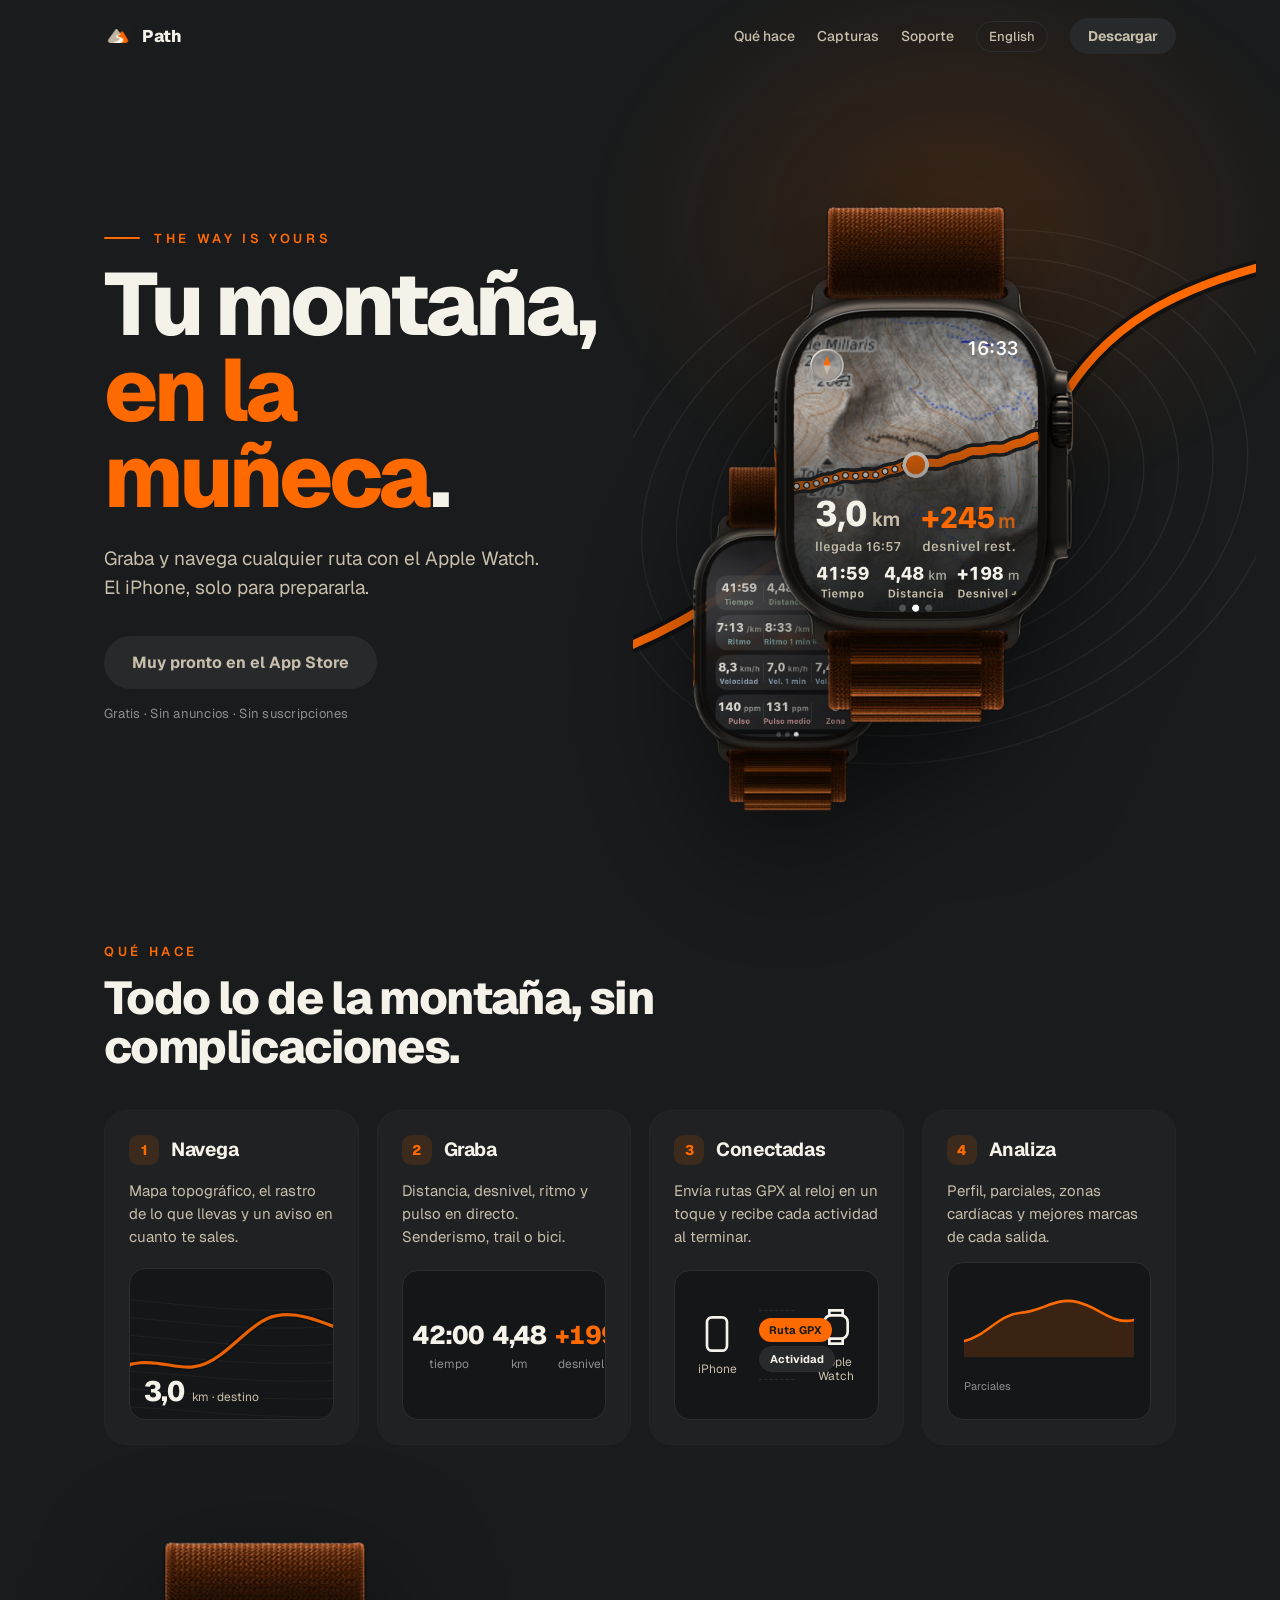
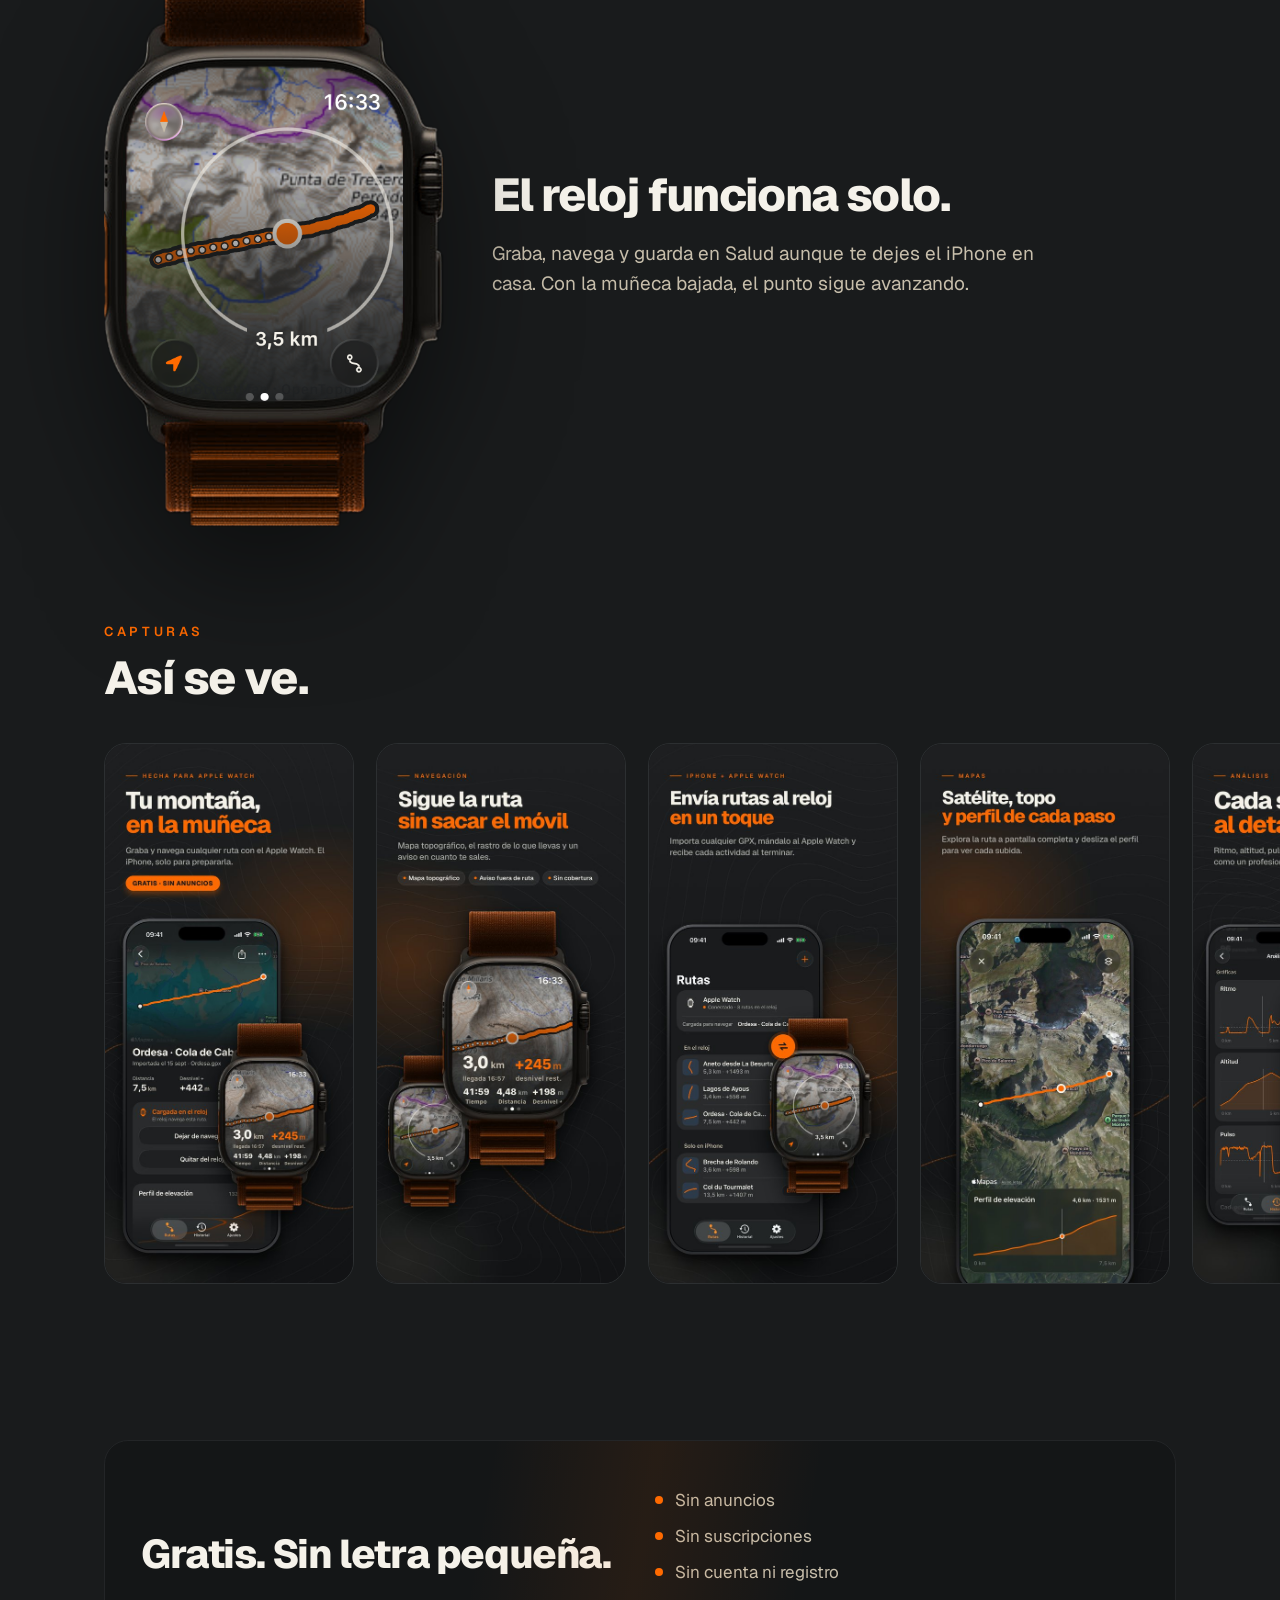
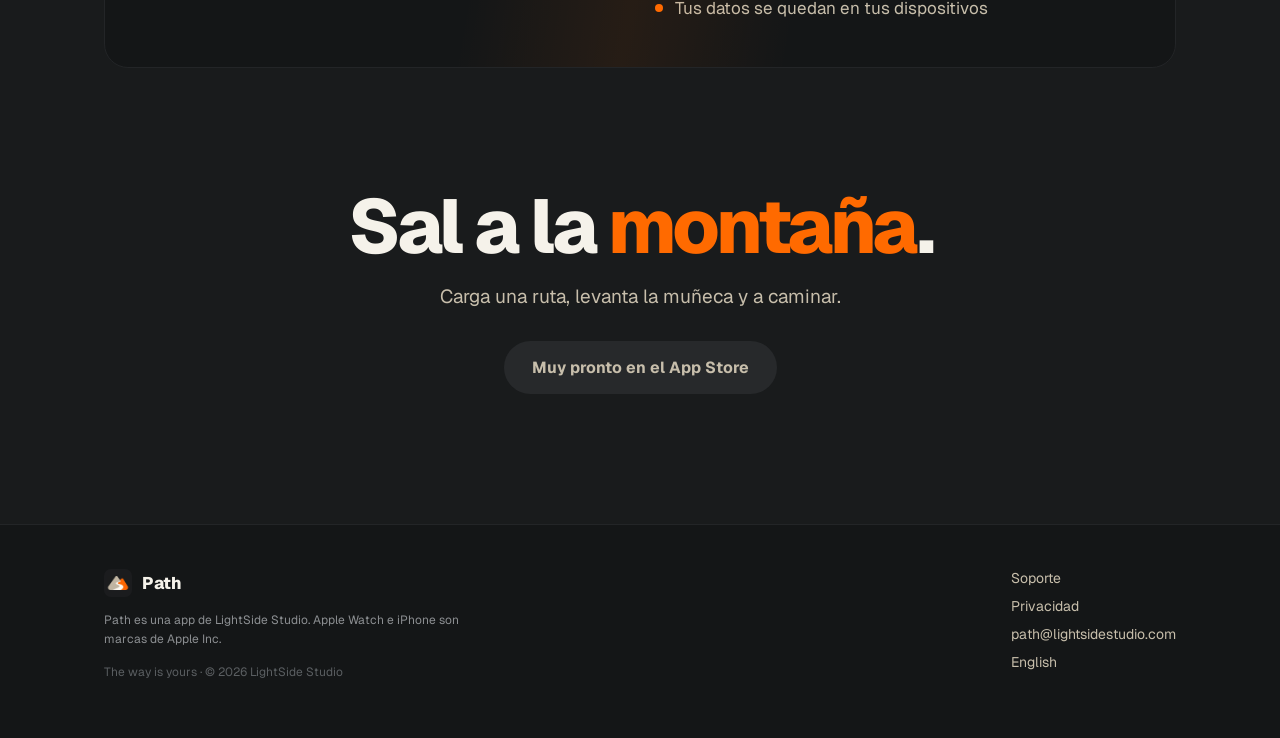
<file: index.html>
<!doctype html>
<html lang="es">
<head>
<meta charset="utf-8">
<meta name="viewport" content="width=device-width, initial-scale=1">
<title>Path: Rutas GPS en tu reloj · The way is yours</title>
<meta name="description" content="Graba y navega cualquier ruta con el Apple Watch. Mapa topográfico, aviso si te sales y análisis de cada salida. Gratis y sin anuncios.">
<link rel="canonical" href="https://lightsidestudio.github.io/path-web/index.html">
<link rel="alternate" hreflang="es" href="https://lightsidestudio.github.io/path-web/index.html">
<link rel="alternate" hreflang="en" href="https://lightsidestudio.github.io/path-web/en/">
<meta property="og:type" content="website">
<meta property="og:site_name" content="Path">
<meta property="og:title" content="Path: Rutas GPS en tu reloj · The way is yours">
<meta property="og:description" content="Graba y navega cualquier ruta con el Apple Watch. Mapa topográfico, aviso si te sales y análisis de cada salida. Gratis y sin anuncios.">
<meta property="og:url" content="https://lightsidestudio.github.io/path-web/index.html">
<meta property="og:image" content="https://lightsidestudio.github.io/path-web/assets/es/og.jpg">
<meta property="og:locale" content="es_ES">
<meta name="twitter:card" content="summary_large_image">
<meta name="theme-color" content="#191B1C">
<link rel="icon" href="assets/icon.png">
<link rel="apple-touch-icon" href="assets/apple-touch-icon.png">
<link rel="preconnect" href="https://fonts.googleapis.com">
<link rel="preconnect" href="https://fonts.gstatic.com" crossorigin>
<link rel="stylesheet" href="https://fonts.googleapis.com/css2?family=Geist:wght@400;500;600;700;800;900&display=swap">
<link rel="stylesheet" href="assets/site.css">
</head>
<body>
<div class="aura" aria-hidden="true"><span></span></div>
<header class="nav" id="nav"><div class="nav-inner"><div class="wrap">
  <a href="index.html" class="marca"><img src="assets/icon.png" alt="" width="28" height="28"><span>Path</span></a>
  <nav><a href="#que" class="oculta-movil">Qué hace</a><a href="#capturas" class="oculta-movil">Capturas</a><a href="soporte.html" class="oculta-movil">Soporte</a>
    <a href="en/" class="idioma" lang="en">English</a>
    <a class="btn btn--cta btn--peq js-appstore" href="#">Descargar</a></nav>
</div></div></header>

<main id="top">
<section class="hero">
  <div class="hero-texto">
    <p class="kicker entra">The way is yours</p>
    <h1 class="entra" data-d="1">Tu montaña, <em>en la muñeca</em>.</h1>
    <p class="sub entra" data-d="2">Graba y navega cualquier ruta con el Apple Watch. El iPhone, solo para prepararla.</p>
    <div class="botonera entra" data-d="3"><a class="btn btn--cta js-appstore" href="#">Descargar en el App Store</a></div>
    <p class="nota entra" data-d="4">Gratis · Sin anuncios · Sin suscripciones</p>
  </div>
  <div class="hero-visual entra" data-d="2" aria-hidden="true">
    <svg class="hero-mapa" viewBox="0 0 600 600">
      <g class="curvas"><ellipse cx="300" cy="320" rx="60" ry="40" transform="rotate(-18 300 320)"/><ellipse cx="300" cy="320" rx="94" ry="66" transform="rotate(-18 300 320)"/><ellipse cx="300" cy="320" rx="128" ry="92" transform="rotate(-18 300 320)"/><ellipse cx="300" cy="320" rx="162" ry="118" transform="rotate(-18 300 320)"/><ellipse cx="300" cy="320" rx="196" ry="144" transform="rotate(-18 300 320)"/><ellipse cx="300" cy="320" rx="230" ry="170" transform="rotate(-18 300 320)"/><ellipse cx="300" cy="320" rx="264" ry="196" transform="rotate(-18 300 320)"/><ellipse cx="300" cy="320" rx="298" ry="222" transform="rotate(-18 300 320)"/><ellipse cx="300" cy="320" rx="332" ry="248" transform="rotate(-18 300 320)"/></g>
      <path class="ruta-borde" d="M-20,470 C90,430 140,360 230,350 S360,330 400,250 S500,120 640,90"/>
      <path class="ruta dibuja" d="M-20,470 C90,430 140,360 230,350 S360,330 400,250 S500,120 640,90"/>
    </svg>
    <img class="reloj flota" src="assets/es/w-nav.png" alt="">
    <img class="reloj reloj-2 flota-2" src="assets/es/w-metrics.png" alt="">
  </div>
</section>

<section class="wrap" id="que">
  <p class="label rv">Qué hace</p>
  <h2 class="grande rv">Todo lo de la montaña, sin complicaciones.</h2>
  <div class="cards"><article class="card rv" data-d="0"><h3><span class="n">1</span>Navega</h3><p>Mapa topográfico, el rastro de lo que llevas y un aviso en cuanto te sales.</p><div class="demo demo-nav"><svg viewBox="0 0 640 280" preserveAspectRatio="xMidYMid slice" aria-hidden="true">
  <g class="curvas"><path d="M-40,60 C160,30 320,120 680,50"/><path d="M-40,94 C160,64 320,150 680,86"/><path d="M-40,128 C160,98 320,180 680,122"/><path d="M-40,162 C160,132 320,210 680,158"/><path d="M-40,196 C160,166 320,240 680,194"/><path d="M-40,230 C160,200 320,270 680,230"/><path d="M-40,264 C160,234 320,300 680,266"/></g>
  <path class="ruta-borde" d="M-20,250 C60,230 90,180 150,175 S240,205 300,160 S380,70 460,90 S560,150 640,110"/><path class="ruta" d="M-20,250 C60,230 90,180 150,175 S240,205 300,160 S380,70 460,90 S560,150 640,110"/>
  <path class="rastro" id="rastro" d="M-20,250 C60,230 90,180 150,175 S240,205 300,160 S380,70 460,90 S560,150 640,110"/>
  <circle class="yo" r="11"><animateMotion dur="9s" repeatCount="indefinite" keyPoints="0;0.85;0.85" keyTimes="0;0.85;1" calcMode="linear" path="M-20,250 C60,230 90,180 150,175 S240,205 300,160 S380,70 460,90 S560,150 640,110"/></circle>
</svg><div class="hud"><b class="num">3,0</b><span>km · destino</span></div></div></article><article class="card rv" data-d="1"><h3><span class="n">2</span>Graba</h3><p>Distancia, desnivel, ritmo y pulso en directo. Senderismo, trail o bici.</p><div class="demo demo-cifras">
  <div><b class="num js-tiempo">41:59</b><span>tiempo</span></div>
  <div><b class="num js-km">4,48</b><span>km</span></div>
  <div><b class="num naranja js-desnivel">+198</b><span>desnivel +</span></div>
</div></article><article class="card rv" data-d="2"><h3><span class="n">3</span>Conectadas</h3><p>Envía rutas GPX al reloj en un toque y recibe cada actividad al terminar.</p><div class="demo demo-sync">
  <div class="aparato"><svg viewBox="0 0 24 24"><rect x="6" y="2" width="12" height="20" rx="3"/></svg><span>iPhone</span></div>
  <div class="carril"><i class="ida">Ruta GPX</i><i class="vuelta">Actividad</i></div>
  <div class="aparato"><svg viewBox="0 0 24 24"><rect x="5" y="5" width="14" height="14" rx="4"/><path d="M8 5V2h8v3M8 19v3h8v-3"/></svg><span>Apple Watch</span></div>
</div></article><article class="card rv" data-d="3"><h3><span class="n">4</span>Analiza</h3><p>Perfil, parciales, zonas cardíacas y mejores marcas de cada salida.</p><div class="demo demo-analisis js-analisis"><svg viewBox="0 0 300 90" preserveAspectRatio="none" aria-hidden="true">
  <path class="area" d="M0,88 L0,70 C40,64 60,40 100,38 S160,20 200,26 S260,52 300,46 L300,88 Z"/>
  <path class="linea" d="M0,70 C40,64 60,40 100,38 S160,20 200,26 S260,52 300,46"/></svg>
  <div class="parciales"><span>Parciales</span><i style="--w:62%"></i><i style="--w:48%"></i><i style="--w:80%"></i><i style="--w:70%"></i><i style="--w:92%"></i><i style="--w:58%"></i></div>
</div></article></div>
</section>

<section class="wrap solo rv">
  <img src="assets/es/w-overview.png" alt="" loading="lazy">
  <div><h2 class="grande">El reloj funciona solo.</h2><p>Graba, navega y guarda en Salud aunque te dejes el iPhone en casa. Con la muñeca bajada, el punto sigue avanzando.</p></div>
</section>

<section class="capturas" id="capturas">
  <div class="wrap"><p class="label rv">Capturas</p><h2 class="grande rv">Así se ve.</h2></div>
  <div class="tira"><figure><img src="assets/es/01-hero.jpg" alt="" loading="lazy" width="540" height="1173"></figure><figure><img src="assets/es/02-navegar.jpg" alt="" loading="lazy" width="540" height="1173"></figure><figure><img src="assets/es/03-conectadas.jpg" alt="" loading="lazy" width="540" height="1173"></figure><figure><img src="assets/es/04-mapas.jpg" alt="" loading="lazy" width="540" height="1173"></figure><figure><img src="assets/es/05-analisis.jpg" alt="" loading="lazy" width="540" height="1173"></figure><figure><img src="assets/es/06-deportes.jpg" alt="" loading="lazy" width="540" height="1173"></figure><figure><img src="assets/es/07-independiente.jpg" alt="" loading="lazy" width="540" height="1173"></figure><figure><img src="assets/es/08-zonas.jpg" alt="" loading="lazy" width="540" height="1173"></figure></div>
</section>

<section class="wrap"><div class="gratis rv"><div class="brillo"></div><h2>Gratis. Sin letra pequeña.</h2><ul><li><i></i>Sin anuncios</li><li><i></i>Sin suscripciones</li><li><i></i>Sin cuenta ni registro</li><li><i></i>Tus datos se quedan en tus dispositivos</li></ul></div></section>

<section class="wrap cierre rv">
  <h2>Sal a la <em>montaña</em>.</h2><p>Carga una ruta, levanta la muñeca y a caminar.</p>
  <div class="botonera"><a class="btn btn--cta js-appstore" href="#">Descargar en el App Store</a></div>
</section>
</main>
<footer class="pie"><div class="wrap">
  <div class="col"><div class="marca"><img src="assets/icon.png" alt="" width="28" height="28"><span>Path</span></div>
    <p>Path es una app de LightSide Studio. Apple Watch e iPhone son marcas de Apple Inc.</p><p class="copy">The way is yours · © 2026 LightSide Studio</p></div>
  <nav><a href="soporte.html">Soporte</a><a href="privacidad.html">Privacidad</a>
    <a href="mailto:path@lightsidestudio.com">path@lightsidestudio.com</a><a href="en/" lang="en">English</a></nav>
</div></footer>
<script>window.PATH = { appstore: '', soon: 'Muy pronto en el App Store' };</script>
<script src="assets/site.js" defer></script>
</body></html>
</file>
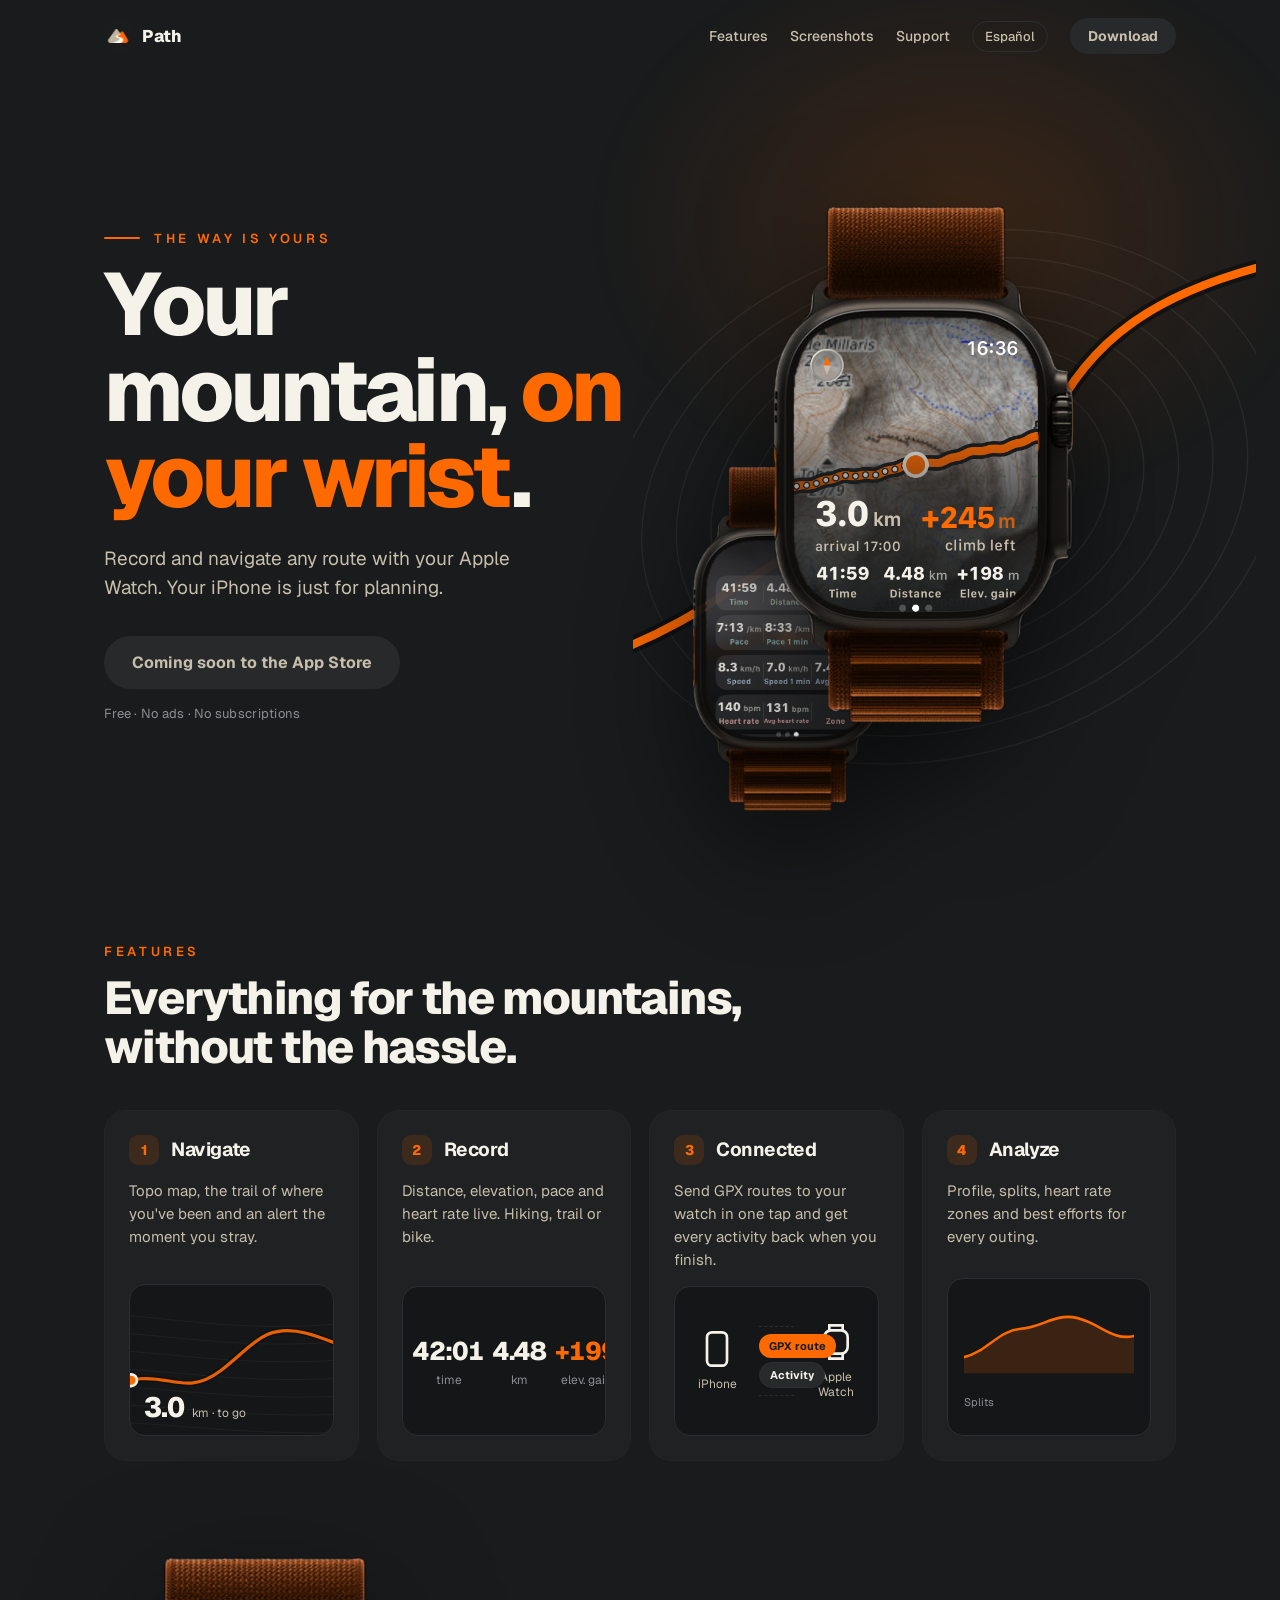
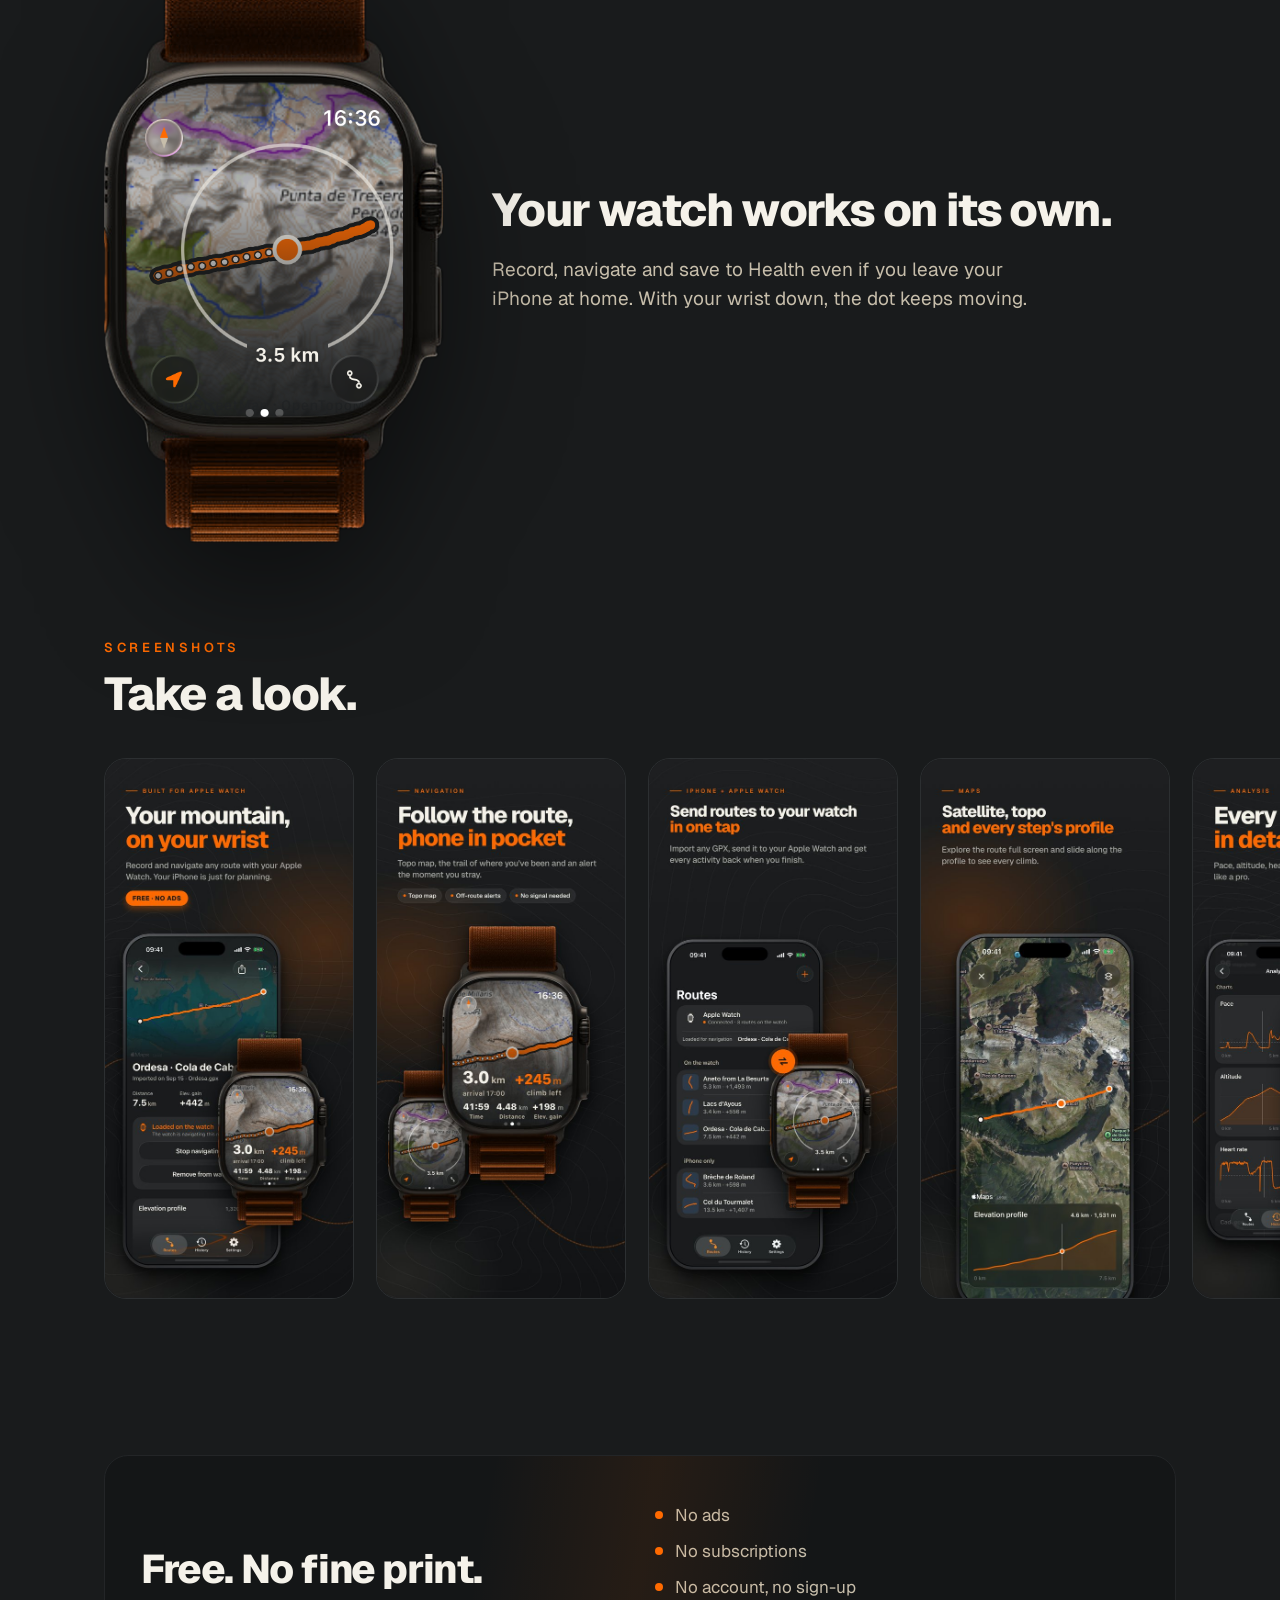
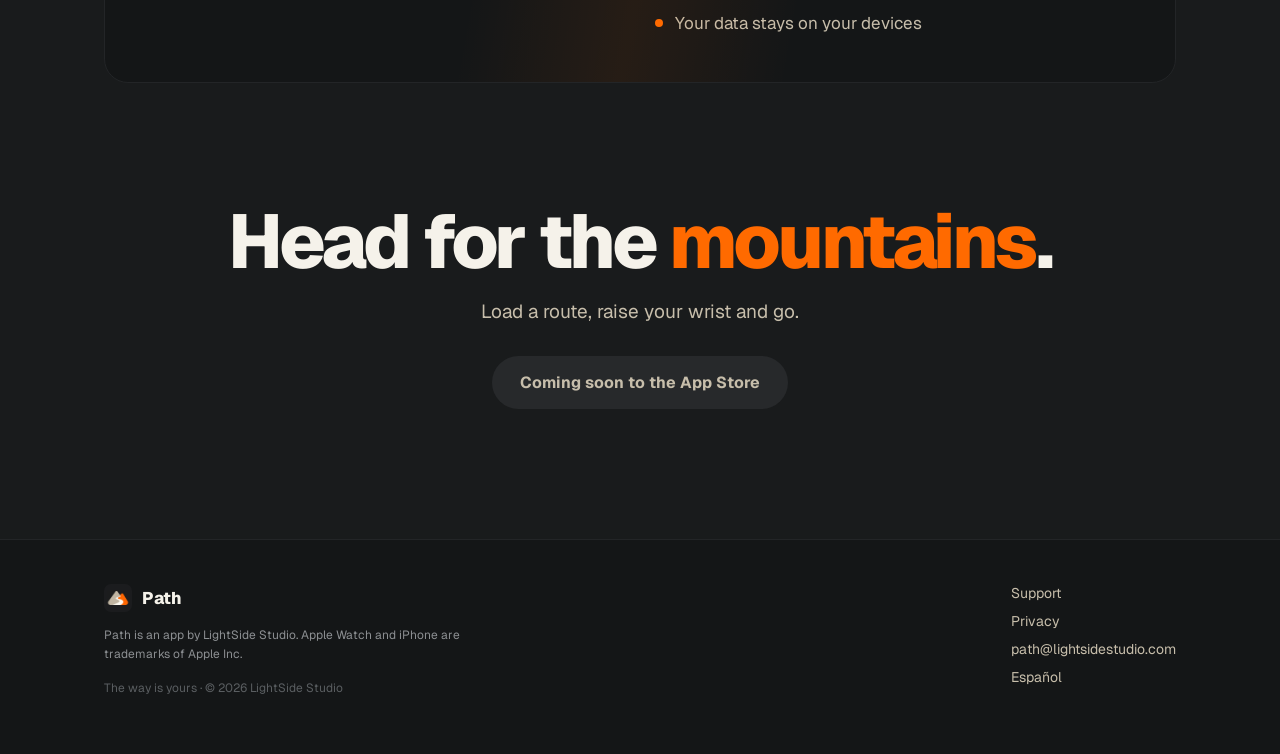
<file: en/index.html>
<!doctype html>
<html lang="en">
<head>
<meta charset="utf-8">
<meta name="viewport" content="width=device-width, initial-scale=1">
<title>Path: GPS Routes on Your Watch · The way is yours</title>
<meta name="description" content="Record and navigate any route with your Apple Watch. Topo map, off-route alerts and an analysis of every outing. Free, no ads.">
<link rel="canonical" href="https://lightsidestudio.github.io/path-web/en/index.html">
<link rel="alternate" hreflang="en" href="https://lightsidestudio.github.io/path-web/en/index.html">
<link rel="alternate" hreflang="es" href="https://lightsidestudio.github.io/path-web/">
<meta property="og:type" content="website">
<meta property="og:site_name" content="Path">
<meta property="og:title" content="Path: GPS Routes on Your Watch · The way is yours">
<meta property="og:description" content="Record and navigate any route with your Apple Watch. Topo map, off-route alerts and an analysis of every outing. Free, no ads.">
<meta property="og:url" content="https://lightsidestudio.github.io/path-web/en/index.html">
<meta property="og:image" content="https://lightsidestudio.github.io/path-web/assets/en/og.jpg">
<meta property="og:locale" content="en_US">
<meta name="twitter:card" content="summary_large_image">
<meta name="theme-color" content="#191B1C">
<link rel="icon" href="../assets/icon.png">
<link rel="apple-touch-icon" href="../assets/apple-touch-icon.png">
<link rel="preconnect" href="https://fonts.googleapis.com">
<link rel="preconnect" href="https://fonts.gstatic.com" crossorigin>
<link rel="stylesheet" href="https://fonts.googleapis.com/css2?family=Geist:wght@400;500;600;700;800;900&display=swap">
<link rel="stylesheet" href="../assets/site.css">
</head>
<body>
<div class="aura" aria-hidden="true"><span></span></div>
<header class="nav" id="nav"><div class="nav-inner"><div class="wrap">
  <a href="index.html" class="marca"><img src="../assets/icon.png" alt="" width="28" height="28"><span>Path</span></a>
  <nav><a href="#que" class="oculta-movil">Features</a><a href="#capturas" class="oculta-movil">Screenshots</a><a href="support.html" class="oculta-movil">Support</a>
    <a href="../" class="idioma" lang="es">Español</a>
    <a class="btn btn--cta btn--peq js-appstore" href="#">Download</a></nav>
</div></div></header>

<main id="top">
<section class="hero">
  <div class="hero-texto">
    <p class="kicker entra">The way is yours</p>
    <h1 class="entra" data-d="1">Your mountain, <em>on your wrist</em>.</h1>
    <p class="sub entra" data-d="2">Record and navigate any route with your Apple Watch. Your iPhone is just for planning.</p>
    <div class="botonera entra" data-d="3"><a class="btn btn--cta js-appstore" href="#">Download on the App Store</a></div>
    <p class="nota entra" data-d="4">Free · No ads · No subscriptions</p>
  </div>
  <div class="hero-visual entra" data-d="2" aria-hidden="true">
    <svg class="hero-mapa" viewBox="0 0 600 600">
      <g class="curvas"><ellipse cx="300" cy="320" rx="60" ry="40" transform="rotate(-18 300 320)"/><ellipse cx="300" cy="320" rx="94" ry="66" transform="rotate(-18 300 320)"/><ellipse cx="300" cy="320" rx="128" ry="92" transform="rotate(-18 300 320)"/><ellipse cx="300" cy="320" rx="162" ry="118" transform="rotate(-18 300 320)"/><ellipse cx="300" cy="320" rx="196" ry="144" transform="rotate(-18 300 320)"/><ellipse cx="300" cy="320" rx="230" ry="170" transform="rotate(-18 300 320)"/><ellipse cx="300" cy="320" rx="264" ry="196" transform="rotate(-18 300 320)"/><ellipse cx="300" cy="320" rx="298" ry="222" transform="rotate(-18 300 320)"/><ellipse cx="300" cy="320" rx="332" ry="248" transform="rotate(-18 300 320)"/></g>
      <path class="ruta-borde" d="M-20,470 C90,430 140,360 230,350 S360,330 400,250 S500,120 640,90"/>
      <path class="ruta dibuja" d="M-20,470 C90,430 140,360 230,350 S360,330 400,250 S500,120 640,90"/>
    </svg>
    <img class="reloj flota" src="../assets/en/w-nav.png" alt="">
    <img class="reloj reloj-2 flota-2" src="../assets/en/w-metrics.png" alt="">
  </div>
</section>

<section class="wrap" id="que">
  <p class="label rv">Features</p>
  <h2 class="grande rv">Everything for the mountains, without the hassle.</h2>
  <div class="cards"><article class="card rv" data-d="0"><h3><span class="n">1</span>Navigate</h3><p>Topo map, the trail of where you&#x27;ve been and an alert the moment you stray.</p><div class="demo demo-nav"><svg viewBox="0 0 640 280" preserveAspectRatio="xMidYMid slice" aria-hidden="true">
  <g class="curvas"><path d="M-40,60 C160,30 320,120 680,50"/><path d="M-40,94 C160,64 320,150 680,86"/><path d="M-40,128 C160,98 320,180 680,122"/><path d="M-40,162 C160,132 320,210 680,158"/><path d="M-40,196 C160,166 320,240 680,194"/><path d="M-40,230 C160,200 320,270 680,230"/><path d="M-40,264 C160,234 320,300 680,266"/></g>
  <path class="ruta-borde" d="M-20,250 C60,230 90,180 150,175 S240,205 300,160 S380,70 460,90 S560,150 640,110"/><path class="ruta" d="M-20,250 C60,230 90,180 150,175 S240,205 300,160 S380,70 460,90 S560,150 640,110"/>
  <path class="rastro" id="rastro" d="M-20,250 C60,230 90,180 150,175 S240,205 300,160 S380,70 460,90 S560,150 640,110"/>
  <circle class="yo" r="11"><animateMotion dur="9s" repeatCount="indefinite" keyPoints="0;0.85;0.85" keyTimes="0;0.85;1" calcMode="linear" path="M-20,250 C60,230 90,180 150,175 S240,205 300,160 S380,70 460,90 S560,150 640,110"/></circle>
</svg><div class="hud"><b class="num">3.0</b><span>km · to go</span></div></div></article><article class="card rv" data-d="1"><h3><span class="n">2</span>Record</h3><p>Distance, elevation, pace and heart rate live. Hiking, trail or bike.</p><div class="demo demo-cifras">
  <div><b class="num js-tiempo">41:59</b><span>time</span></div>
  <div><b class="num js-km">4.48</b><span>km</span></div>
  <div><b class="num naranja js-desnivel">+198</b><span>elev. gain</span></div>
</div></article><article class="card rv" data-d="2"><h3><span class="n">3</span>Connected</h3><p>Send GPX routes to your watch in one tap and get every activity back when you finish.</p><div class="demo demo-sync">
  <div class="aparato"><svg viewBox="0 0 24 24"><rect x="6" y="2" width="12" height="20" rx="3"/></svg><span>iPhone</span></div>
  <div class="carril"><i class="ida">GPX route</i><i class="vuelta">Activity</i></div>
  <div class="aparato"><svg viewBox="0 0 24 24"><rect x="5" y="5" width="14" height="14" rx="4"/><path d="M8 5V2h8v3M8 19v3h8v-3"/></svg><span>Apple Watch</span></div>
</div></article><article class="card rv" data-d="3"><h3><span class="n">4</span>Analyze</h3><p>Profile, splits, heart rate zones and best efforts for every outing.</p><div class="demo demo-analisis js-analisis"><svg viewBox="0 0 300 90" preserveAspectRatio="none" aria-hidden="true">
  <path class="area" d="M0,88 L0,70 C40,64 60,40 100,38 S160,20 200,26 S260,52 300,46 L300,88 Z"/>
  <path class="linea" d="M0,70 C40,64 60,40 100,38 S160,20 200,26 S260,52 300,46"/></svg>
  <div class="parciales"><span>Splits</span><i style="--w:62%"></i><i style="--w:48%"></i><i style="--w:80%"></i><i style="--w:70%"></i><i style="--w:92%"></i><i style="--w:58%"></i></div>
</div></article></div>
</section>

<section class="wrap solo rv">
  <img src="../assets/en/w-overview.png" alt="" loading="lazy">
  <div><h2 class="grande">Your watch works on its own.</h2><p>Record, navigate and save to Health even if you leave your iPhone at home. With your wrist down, the dot keeps moving.</p></div>
</section>

<section class="capturas" id="capturas">
  <div class="wrap"><p class="label rv">Screenshots</p><h2 class="grande rv">Take a look.</h2></div>
  <div class="tira"><figure><img src="../assets/en/01-hero.jpg" alt="" loading="lazy" width="540" height="1173"></figure><figure><img src="../assets/en/02-navigate.jpg" alt="" loading="lazy" width="540" height="1173"></figure><figure><img src="../assets/en/03-connected.jpg" alt="" loading="lazy" width="540" height="1173"></figure><figure><img src="../assets/en/04-maps.jpg" alt="" loading="lazy" width="540" height="1173"></figure><figure><img src="../assets/en/05-analysis.jpg" alt="" loading="lazy" width="540" height="1173"></figure><figure><img src="../assets/en/06-sports.jpg" alt="" loading="lazy" width="540" height="1173"></figure><figure><img src="../assets/en/07-standalone.jpg" alt="" loading="lazy" width="540" height="1173"></figure><figure><img src="../assets/en/08-zones.jpg" alt="" loading="lazy" width="540" height="1173"></figure></div>
</section>

<section class="wrap"><div class="gratis rv"><div class="brillo"></div><h2>Free. No fine print.</h2><ul><li><i></i>No ads</li><li><i></i>No subscriptions</li><li><i></i>No account, no sign-up</li><li><i></i>Your data stays on your devices</li></ul></div></section>

<section class="wrap cierre rv">
  <h2>Head for the <em>mountains</em>.</h2><p>Load a route, raise your wrist and go.</p>
  <div class="botonera"><a class="btn btn--cta js-appstore" href="#">Download on the App Store</a></div>
</section>
</main>
<footer class="pie"><div class="wrap">
  <div class="col"><div class="marca"><img src="../assets/icon.png" alt="" width="28" height="28"><span>Path</span></div>
    <p>Path is an app by LightSide Studio. Apple Watch and iPhone are trademarks of Apple Inc.</p><p class="copy">The way is yours · © 2026 LightSide Studio</p></div>
  <nav><a href="support.html">Support</a><a href="privacy.html">Privacy</a>
    <a href="mailto:path@lightsidestudio.com">path@lightsidestudio.com</a><a href="../" lang="es">Español</a></nav>
</div></footer>
<script>window.PATH = { appstore: '', soon: 'Coming soon to the App Store' };</script>
<script src="../assets/site.js" defer></script>
</body></html>
</file>
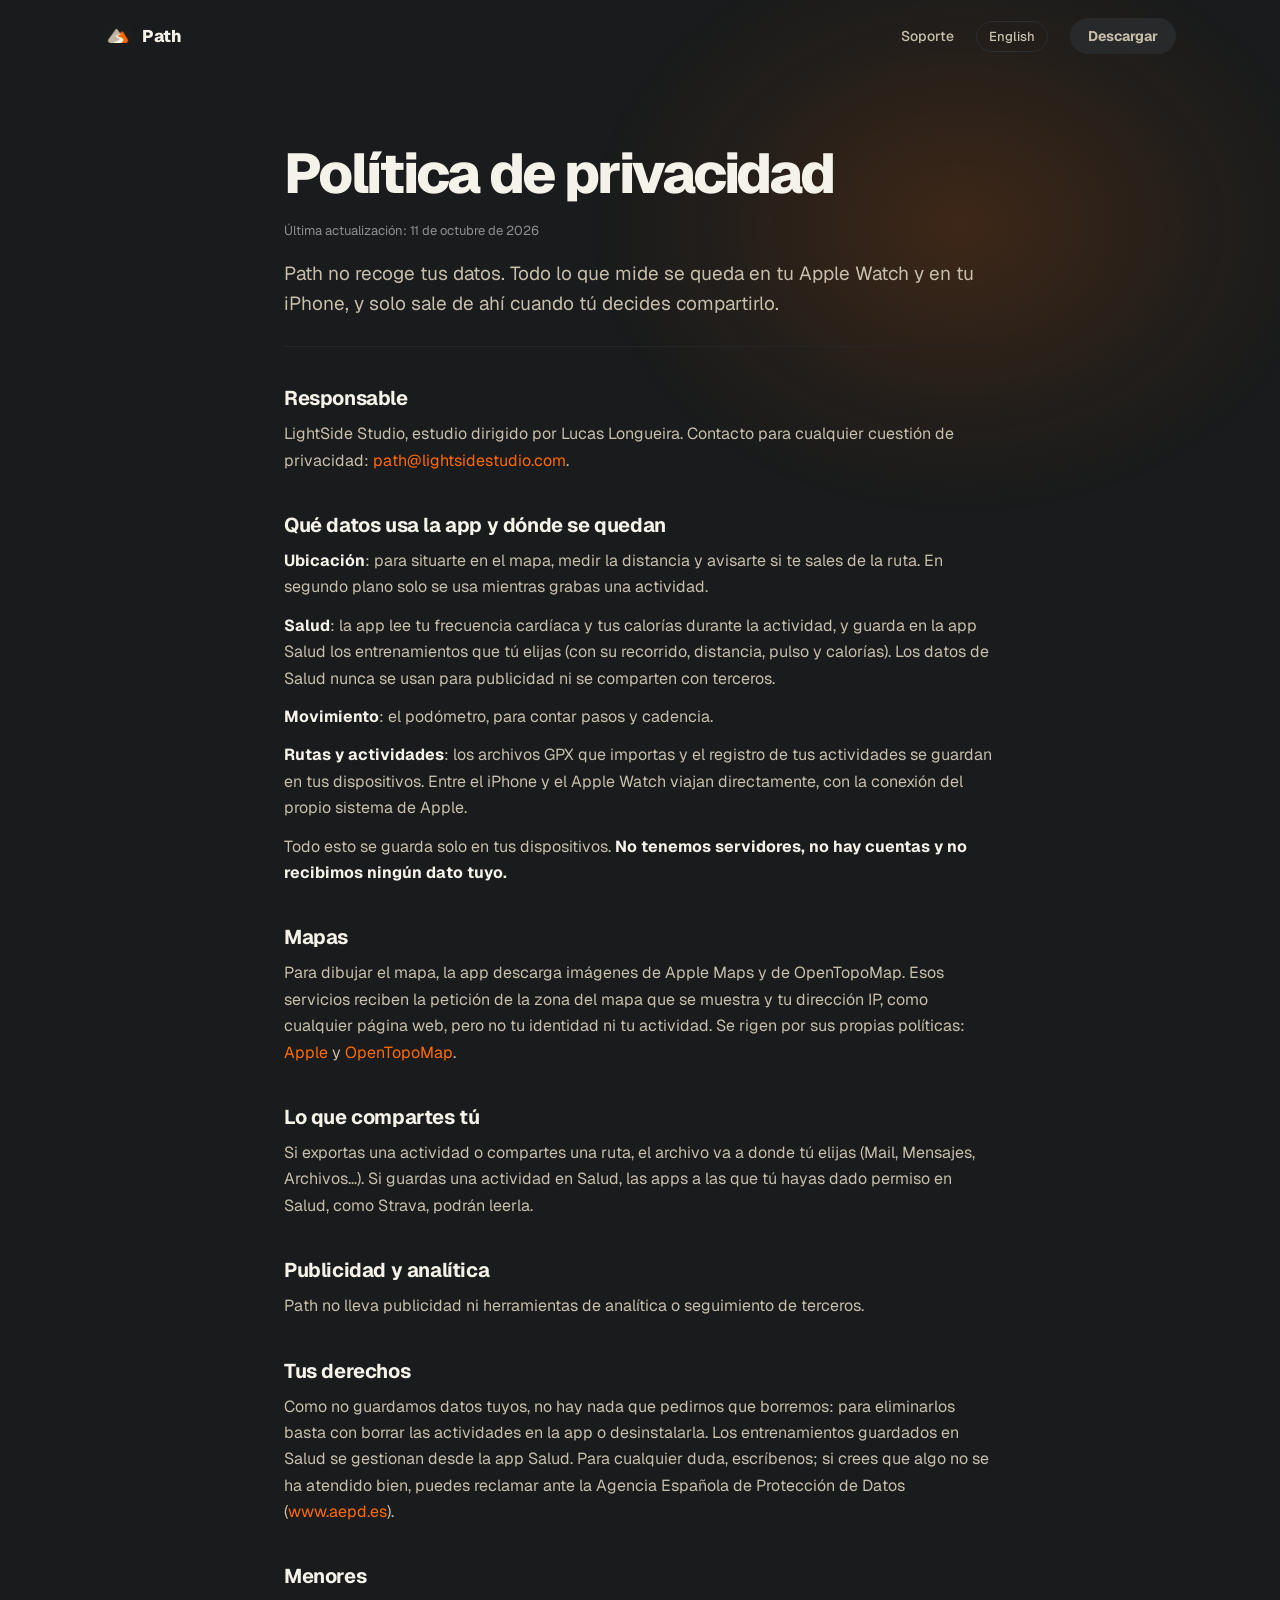
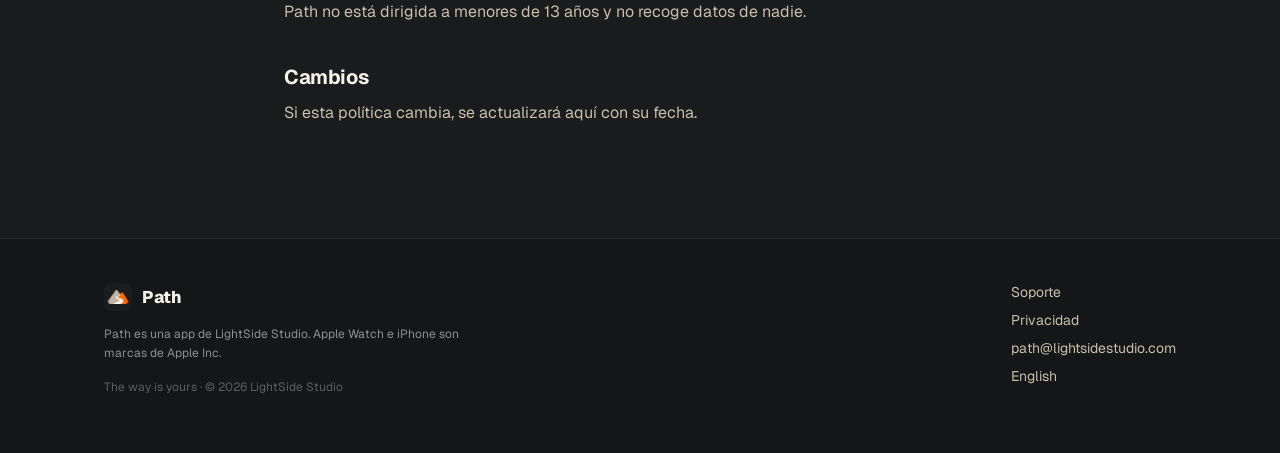
<file: privacidad.html>
<!doctype html>
<html lang="es">
<head>
<meta charset="utf-8">
<meta name="viewport" content="width=device-width, initial-scale=1">
<title>Política de privacidad · Path</title>
<meta name="description" content="Path no recoge tus datos. Todo lo que mide se queda en tu Apple Watch y en tu iPhone, y solo sale de ahí cuando tú decides compartirlo.">
<link rel="canonical" href="https://lightsidestudio.github.io/path-web/privacidad.html">
<link rel="alternate" hreflang="es" href="https://lightsidestudio.github.io/path-web/privacidad.html">
<link rel="alternate" hreflang="en" href="https://lightsidestudio.github.io/path-web/en/">
<meta property="og:type" content="website">
<meta property="og:site_name" content="Path">
<meta property="og:title" content="Política de privacidad · Path">
<meta property="og:description" content="Path no recoge tus datos. Todo lo que mide se queda en tu Apple Watch y en tu iPhone, y solo sale de ahí cuando tú decides compartirlo.">
<meta property="og:url" content="https://lightsidestudio.github.io/path-web/privacidad.html">
<meta property="og:image" content="https://lightsidestudio.github.io/path-web/assets/es/og.jpg">
<meta property="og:locale" content="es_ES">
<meta name="twitter:card" content="summary_large_image">
<meta name="theme-color" content="#191B1C">
<link rel="icon" href="assets/icon.png">
<link rel="apple-touch-icon" href="assets/apple-touch-icon.png">
<link rel="preconnect" href="https://fonts.googleapis.com">
<link rel="preconnect" href="https://fonts.gstatic.com" crossorigin>
<link rel="stylesheet" href="https://fonts.googleapis.com/css2?family=Geist:wght@400;500;600;700;800;900&display=swap">
<link rel="stylesheet" href="assets/site.css">
</head>
<body>
<div class="aura" aria-hidden="true"><span></span></div>
<header class="nav" id="nav"><div class="nav-inner"><div class="wrap">
  <a href="index.html" class="marca"><img src="assets/icon.png" alt="" width="28" height="28"><span>Path</span></a>
  <nav><a href="soporte.html" class="oculta-movil">Soporte</a>
    <a href="en/" class="idioma" lang="en">English</a>
    <a class="btn btn--cta btn--peq js-appstore" href="#">Descargar</a></nav>
</div></div></header>

<main class="doc wrap">
  <header class="doc-cab"><h1 class="entra">Política de privacidad</h1><p class="meta">Última actualización: 11 de octubre de 2026</p><p class="entradilla entra" data-d="1">Path no recoge tus datos. Todo lo que mide se queda en tu Apple Watch y en tu iPhone, y solo sale de ahí cuando tú decides compartirlo.</p></header>
  <h2>Responsable</h2><p>LightSide Studio, estudio dirigido por Lucas Longueira. Contacto para cualquier cuestión de privacidad: <a href="mailto:path@lightsidestudio.com">path@lightsidestudio.com</a>.</p><h2>Qué datos usa la app y dónde se quedan</h2><p><strong>Ubicación</strong>: para situarte en el mapa, medir la distancia y avisarte si te sales de la ruta. En segundo plano solo se usa mientras grabas una actividad.</p><p><strong>Salud</strong>: la app lee tu frecuencia cardíaca y tus calorías durante la actividad, y guarda en la app Salud los entrenamientos que tú elijas (con su recorrido, distancia, pulso y calorías). Los datos de Salud nunca se usan para publicidad ni se comparten con terceros.</p><p><strong>Movimiento</strong>: el podómetro, para contar pasos y cadencia.</p><p><strong>Rutas y actividades</strong>: los archivos GPX que importas y el registro de tus actividades se guardan en tus dispositivos. Entre el iPhone y el Apple Watch viajan directamente, con la conexión del propio sistema de Apple.</p><p>Todo esto se guarda solo en tus dispositivos. <strong>No tenemos servidores, no hay cuentas y no recibimos ningún dato tuyo.</strong></p><h2>Mapas</h2><p>Para dibujar el mapa, la app descarga imágenes de Apple Maps y de OpenTopoMap. Esos servicios reciben la petición de la zona del mapa que se muestra y tu dirección IP, como cualquier página web, pero no tu identidad ni tu actividad. Se rigen por sus propias políticas: <a href="https://www.apple.com/es/legal/privacy/">Apple</a> y <a href="https://opentopomap.org/about">OpenTopoMap</a>.</p><h2>Lo que compartes tú</h2><p>Si exportas una actividad o compartes una ruta, el archivo va a donde tú elijas (Mail, Mensajes, Archivos…). Si guardas una actividad en Salud, las apps a las que tú hayas dado permiso en Salud, como Strava, podrán leerla.</p><h2>Publicidad y analítica</h2><p>Path no lleva publicidad ni herramientas de analítica o seguimiento de terceros.</p><h2>Tus derechos</h2><p>Como no guardamos datos tuyos, no hay nada que pedirnos que borremos: para eliminarlos basta con borrar las actividades en la app o desinstalarla. Los entrenamientos guardados en Salud se gestionan desde la app Salud. Para cualquier duda, escríbenos; si crees que algo no se ha atendido bien, puedes reclamar ante la Agencia Española de Protección de Datos (<a href="https://www.aepd.es">www.aepd.es</a>).</p><h2>Menores</h2><p>Path no está dirigida a menores de 13 años y no recoge datos de nadie.</p><h2>Cambios</h2><p>Si esta política cambia, se actualizará aquí con su fecha.</p>
</main>
<footer class="pie"><div class="wrap">
  <div class="col"><div class="marca"><img src="assets/icon.png" alt="" width="28" height="28"><span>Path</span></div>
    <p>Path es una app de LightSide Studio. Apple Watch e iPhone son marcas de Apple Inc.</p><p class="copy">The way is yours · © 2026 LightSide Studio</p></div>
  <nav><a href="soporte.html">Soporte</a><a href="privacidad.html">Privacidad</a>
    <a href="mailto:path@lightsidestudio.com">path@lightsidestudio.com</a><a href="en/" lang="en">English</a></nav>
</div></footer>
<script>window.PATH = { appstore: '', soon: 'Muy pronto en el App Store' };</script>
<script src="assets/site.js" defer></script>
</body></html>
</file>
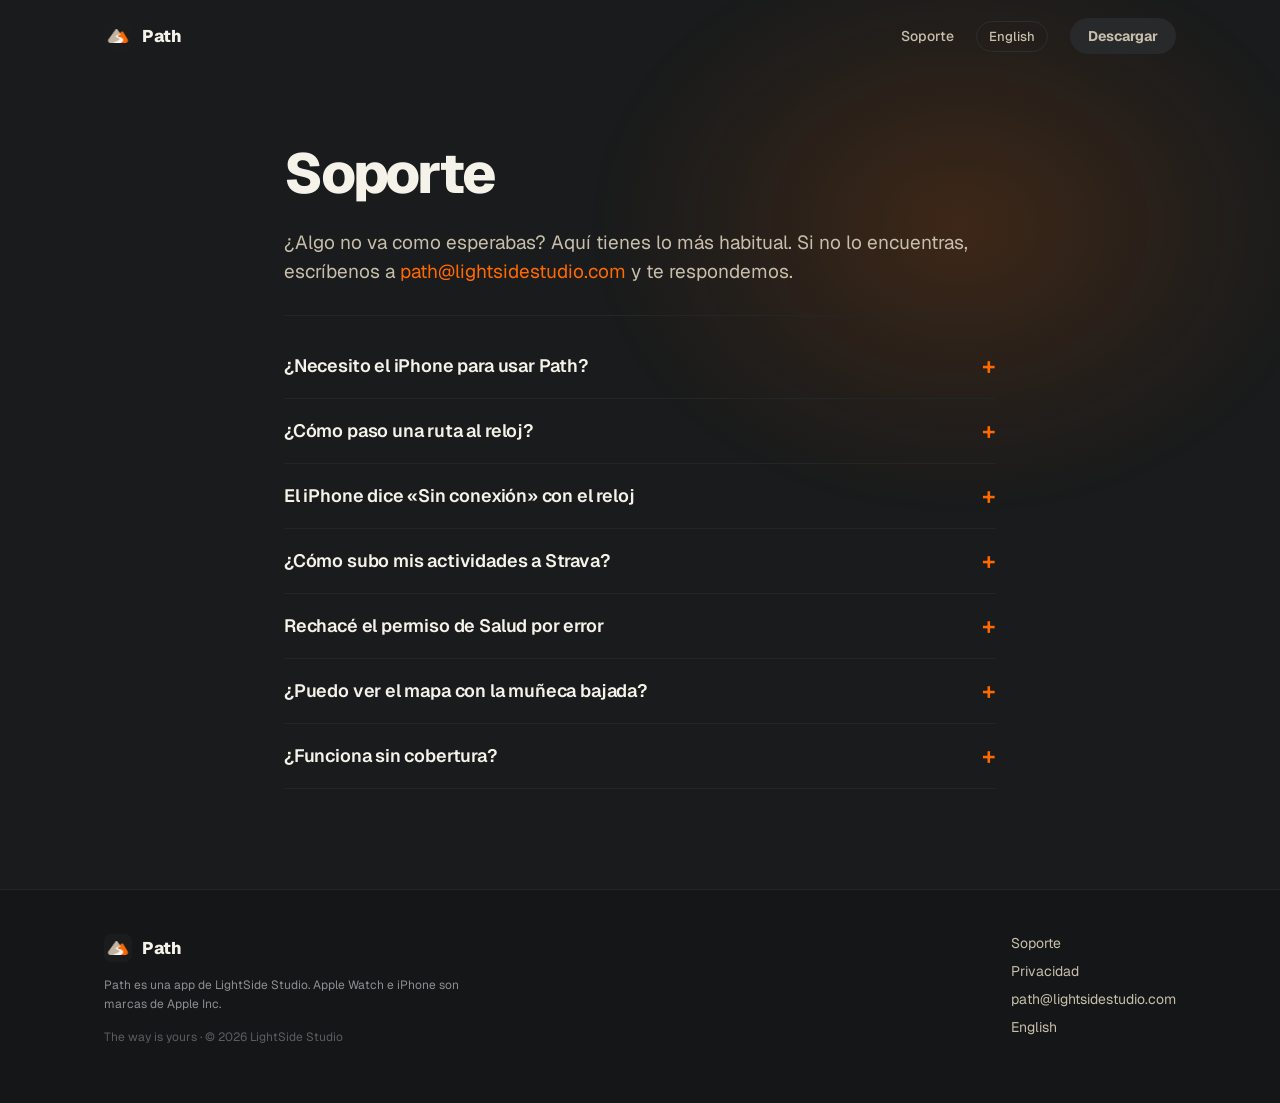
<file: soporte.html>
<!doctype html>
<html lang="es">
<head>
<meta charset="utf-8">
<meta name="viewport" content="width=device-width, initial-scale=1">
<title>Soporte · Path</title>
<meta name="description" content="¿Algo no va como esperabas? Aquí tienes lo más habitual. Si no lo encuentras, escríbenos a &lt;a href=&quot;mailto:path@lightsidestudio.com&quot;&gt;path@lightsidestu">
<link rel="canonical" href="https://lightsidestudio.github.io/path-web/soporte.html">
<link rel="alternate" hreflang="es" href="https://lightsidestudio.github.io/path-web/soporte.html">
<link rel="alternate" hreflang="en" href="https://lightsidestudio.github.io/path-web/en/">
<meta property="og:type" content="website">
<meta property="og:site_name" content="Path">
<meta property="og:title" content="Soporte · Path">
<meta property="og:description" content="¿Algo no va como esperabas? Aquí tienes lo más habitual. Si no lo encuentras, escríbenos a &lt;a href=&quot;mailto:path@lightsidestudio.com&quot;&gt;path@lightsidestu">
<meta property="og:url" content="https://lightsidestudio.github.io/path-web/soporte.html">
<meta property="og:image" content="https://lightsidestudio.github.io/path-web/assets/es/og.jpg">
<meta property="og:locale" content="es_ES">
<meta name="twitter:card" content="summary_large_image">
<meta name="theme-color" content="#191B1C">
<link rel="icon" href="assets/icon.png">
<link rel="apple-touch-icon" href="assets/apple-touch-icon.png">
<link rel="preconnect" href="https://fonts.googleapis.com">
<link rel="preconnect" href="https://fonts.gstatic.com" crossorigin>
<link rel="stylesheet" href="https://fonts.googleapis.com/css2?family=Geist:wght@400;500;600;700;800;900&display=swap">
<link rel="stylesheet" href="assets/site.css">
</head>
<body>
<div class="aura" aria-hidden="true"><span></span></div>
<header class="nav" id="nav"><div class="nav-inner"><div class="wrap">
  <a href="index.html" class="marca"><img src="assets/icon.png" alt="" width="28" height="28"><span>Path</span></a>
  <nav><a href="soporte.html" class="oculta-movil">Soporte</a>
    <a href="en/" class="idioma" lang="en">English</a>
    <a class="btn btn--cta btn--peq js-appstore" href="#">Descargar</a></nav>
</div></div></header>

<main class="doc wrap">
  <header class="doc-cab"><h1 class="entra">Soporte</h1><p class="entradilla entra" data-d="1">¿Algo no va como esperabas? Aquí tienes lo más habitual. Si no lo encuentras, escríbenos a <a href="mailto:path@lightsidestudio.com">path@lightsidestudio.com</a> y te respondemos.</p></header>
  <details class="faq rv"><summary>¿Necesito el iPhone para usar Path?</summary><p>No. El Apple Watch graba, navega y guarda en Salud por sí solo. El iPhone sirve para importar rutas, enviarlas al reloj y ver el análisis de cada actividad.</p></details><details class="faq rv"><summary>¿Cómo paso una ruta al reloj?</summary><p>Abre el archivo GPX en el iPhone (desde Archivos, Mail, AirDrop o WhatsApp) y elige Path, o toca + en Rutas. Después, «Enviar al reloj». Si el reloj no está cerca, la ruta queda en cola y se envía sola al reconectar.</p></details><details class="faq rv"><summary>El iPhone dice «Sin conexión» con el reloj</summary><p>Abre Path en el reloj, comprueba que el Bluetooth del iPhone está activado y que el reloj está emparejado en la app Watch. Si sigue igual, reinicia el reloj y luego el iPhone.</p></details><details class="faq rv"><summary>¿Cómo subo mis actividades a Strava?</summary><p>Conecta Strava con Salud una vez (en Strava: Ajustes → Aplicaciones, servicios y dispositivos → Salud). Después, en Path, toca «Guardar en Salud» en las actividades que quieras y llegarán a Strava solas.</p></details><details class="faq rv"><summary>Rechacé el permiso de Salud por error</summary><p>En el reloj: Ajustes → Privacidad y seguridad → Salud → Path, y actívalo todo. En el iPhone: Ajustes → Privacidad y seguridad → Salud → Path.</p></details><details class="faq rv"><summary>¿Puedo ver el mapa con la muñeca bajada?</summary><p>Sí. Con una actividad en marcha, al bajar la muñeca la pantalla se queda como estaba, atenuada: el recorrido y tu posición siguen avanzando sobre negro. Si quieres ver también el mapa, activa «Siempre activa» en los ajustes de Path en el reloj (gasta más batería). En el reloj, Ajustes → Pantalla y brillo → Siempre activa tiene que estar activado, también para Path.</p></details><details class="faq rv"><summary>¿Funciona sin cobertura?</summary><p>Sí. La grabación y el GPS no necesitan conexión. El mapa topográfico se descarga al cargar la ruta, así que puedes navegar sin cobertura; zonas nuevas fuera de la ruta necesitan conexión.</p></details>
</main>
<footer class="pie"><div class="wrap">
  <div class="col"><div class="marca"><img src="assets/icon.png" alt="" width="28" height="28"><span>Path</span></div>
    <p>Path es una app de LightSide Studio. Apple Watch e iPhone son marcas de Apple Inc.</p><p class="copy">The way is yours · © 2026 LightSide Studio</p></div>
  <nav><a href="soporte.html">Soporte</a><a href="privacidad.html">Privacidad</a>
    <a href="mailto:path@lightsidestudio.com">path@lightsidestudio.com</a><a href="en/" lang="en">English</a></nav>
</div></footer>
<script>window.PATH = { appstore: '', soon: 'Muy pronto en el App Store' };</script>
<script src="assets/site.js" defer></script>
</body></html>
</file>
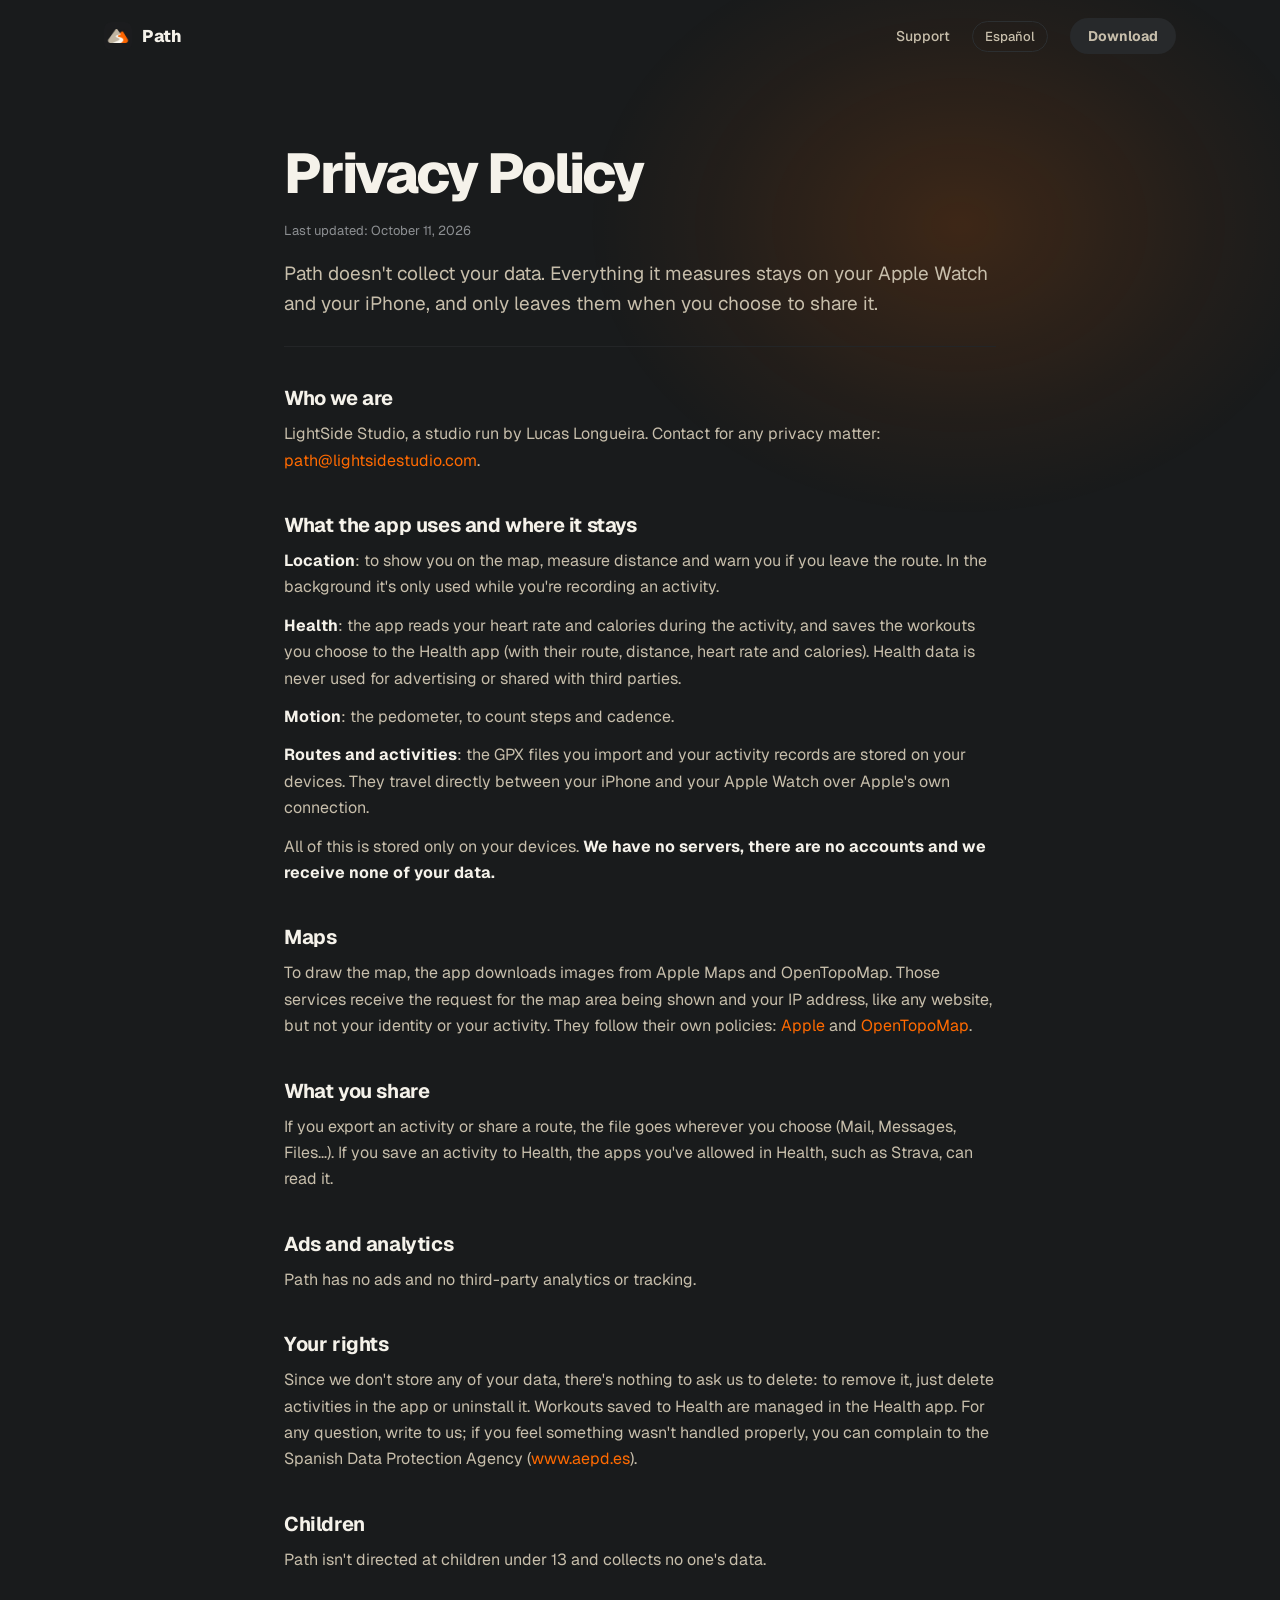
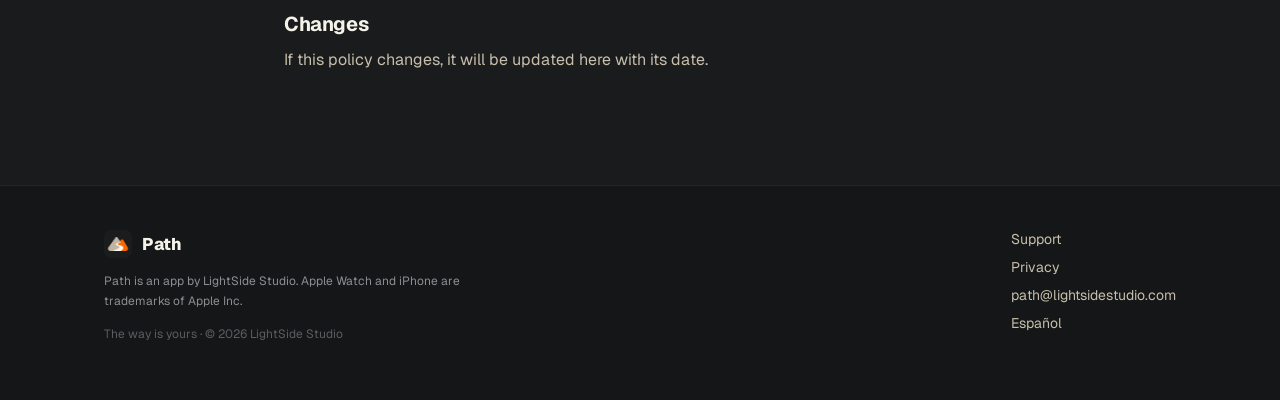
<file: en/privacy.html>
<!doctype html>
<html lang="en">
<head>
<meta charset="utf-8">
<meta name="viewport" content="width=device-width, initial-scale=1">
<title>Privacy Policy · Path</title>
<meta name="description" content="Path doesn&#x27;t collect your data. Everything it measures stays on your Apple Watch and your iPhone, and only leaves them when you choose to share it.">
<link rel="canonical" href="https://lightsidestudio.github.io/path-web/en/privacy.html">
<link rel="alternate" hreflang="en" href="https://lightsidestudio.github.io/path-web/en/privacy.html">
<link rel="alternate" hreflang="es" href="https://lightsidestudio.github.io/path-web/">
<meta property="og:type" content="website">
<meta property="og:site_name" content="Path">
<meta property="og:title" content="Privacy Policy · Path">
<meta property="og:description" content="Path doesn&#x27;t collect your data. Everything it measures stays on your Apple Watch and your iPhone, and only leaves them when you choose to share it.">
<meta property="og:url" content="https://lightsidestudio.github.io/path-web/en/privacy.html">
<meta property="og:image" content="https://lightsidestudio.github.io/path-web/assets/en/og.jpg">
<meta property="og:locale" content="en_US">
<meta name="twitter:card" content="summary_large_image">
<meta name="theme-color" content="#191B1C">
<link rel="icon" href="../assets/icon.png">
<link rel="apple-touch-icon" href="../assets/apple-touch-icon.png">
<link rel="preconnect" href="https://fonts.googleapis.com">
<link rel="preconnect" href="https://fonts.gstatic.com" crossorigin>
<link rel="stylesheet" href="https://fonts.googleapis.com/css2?family=Geist:wght@400;500;600;700;800;900&display=swap">
<link rel="stylesheet" href="../assets/site.css">
</head>
<body>
<div class="aura" aria-hidden="true"><span></span></div>
<header class="nav" id="nav"><div class="nav-inner"><div class="wrap">
  <a href="index.html" class="marca"><img src="../assets/icon.png" alt="" width="28" height="28"><span>Path</span></a>
  <nav><a href="support.html" class="oculta-movil">Support</a>
    <a href="../" class="idioma" lang="es">Español</a>
    <a class="btn btn--cta btn--peq js-appstore" href="#">Download</a></nav>
</div></div></header>

<main class="doc wrap">
  <header class="doc-cab"><h1 class="entra">Privacy Policy</h1><p class="meta">Last updated: October 11, 2026</p><p class="entradilla entra" data-d="1">Path doesn't collect your data. Everything it measures stays on your Apple Watch and your iPhone, and only leaves them when you choose to share it.</p></header>
  <h2>Who we are</h2><p>LightSide Studio, a studio run by Lucas Longueira. Contact for any privacy matter: <a href="mailto:path@lightsidestudio.com">path@lightsidestudio.com</a>.</p><h2>What the app uses and where it stays</h2><p><strong>Location</strong>: to show you on the map, measure distance and warn you if you leave the route. In the background it's only used while you're recording an activity.</p><p><strong>Health</strong>: the app reads your heart rate and calories during the activity, and saves the workouts you choose to the Health app (with their route, distance, heart rate and calories). Health data is never used for advertising or shared with third parties.</p><p><strong>Motion</strong>: the pedometer, to count steps and cadence.</p><p><strong>Routes and activities</strong>: the GPX files you import and your activity records are stored on your devices. They travel directly between your iPhone and your Apple Watch over Apple's own connection.</p><p>All of this is stored only on your devices. <strong>We have no servers, there are no accounts and we receive none of your data.</strong></p><h2>Maps</h2><p>To draw the map, the app downloads images from Apple Maps and OpenTopoMap. Those services receive the request for the map area being shown and your IP address, like any website, but not your identity or your activity. They follow their own policies: <a href="https://www.apple.com/legal/privacy/">Apple</a> and <a href="https://opentopomap.org/about">OpenTopoMap</a>.</p><h2>What you share</h2><p>If you export an activity or share a route, the file goes wherever you choose (Mail, Messages, Files…). If you save an activity to Health, the apps you've allowed in Health, such as Strava, can read it.</p><h2>Ads and analytics</h2><p>Path has no ads and no third-party analytics or tracking.</p><h2>Your rights</h2><p>Since we don't store any of your data, there's nothing to ask us to delete: to remove it, just delete activities in the app or uninstall it. Workouts saved to Health are managed in the Health app. For any question, write to us; if you feel something wasn't handled properly, you can complain to the Spanish Data Protection Agency (<a href="https://www.aepd.es">www.aepd.es</a>).</p><h2>Children</h2><p>Path isn't directed at children under 13 and collects no one's data.</p><h2>Changes</h2><p>If this policy changes, it will be updated here with its date.</p>
</main>
<footer class="pie"><div class="wrap">
  <div class="col"><div class="marca"><img src="../assets/icon.png" alt="" width="28" height="28"><span>Path</span></div>
    <p>Path is an app by LightSide Studio. Apple Watch and iPhone are trademarks of Apple Inc.</p><p class="copy">The way is yours · © 2026 LightSide Studio</p></div>
  <nav><a href="support.html">Support</a><a href="privacy.html">Privacy</a>
    <a href="mailto:path@lightsidestudio.com">path@lightsidestudio.com</a><a href="../" lang="es">Español</a></nav>
</div></footer>
<script>window.PATH = { appstore: '', soon: 'Coming soon to the App Store' };</script>
<script src="../assets/site.js" defer></script>
</body></html>
</file>
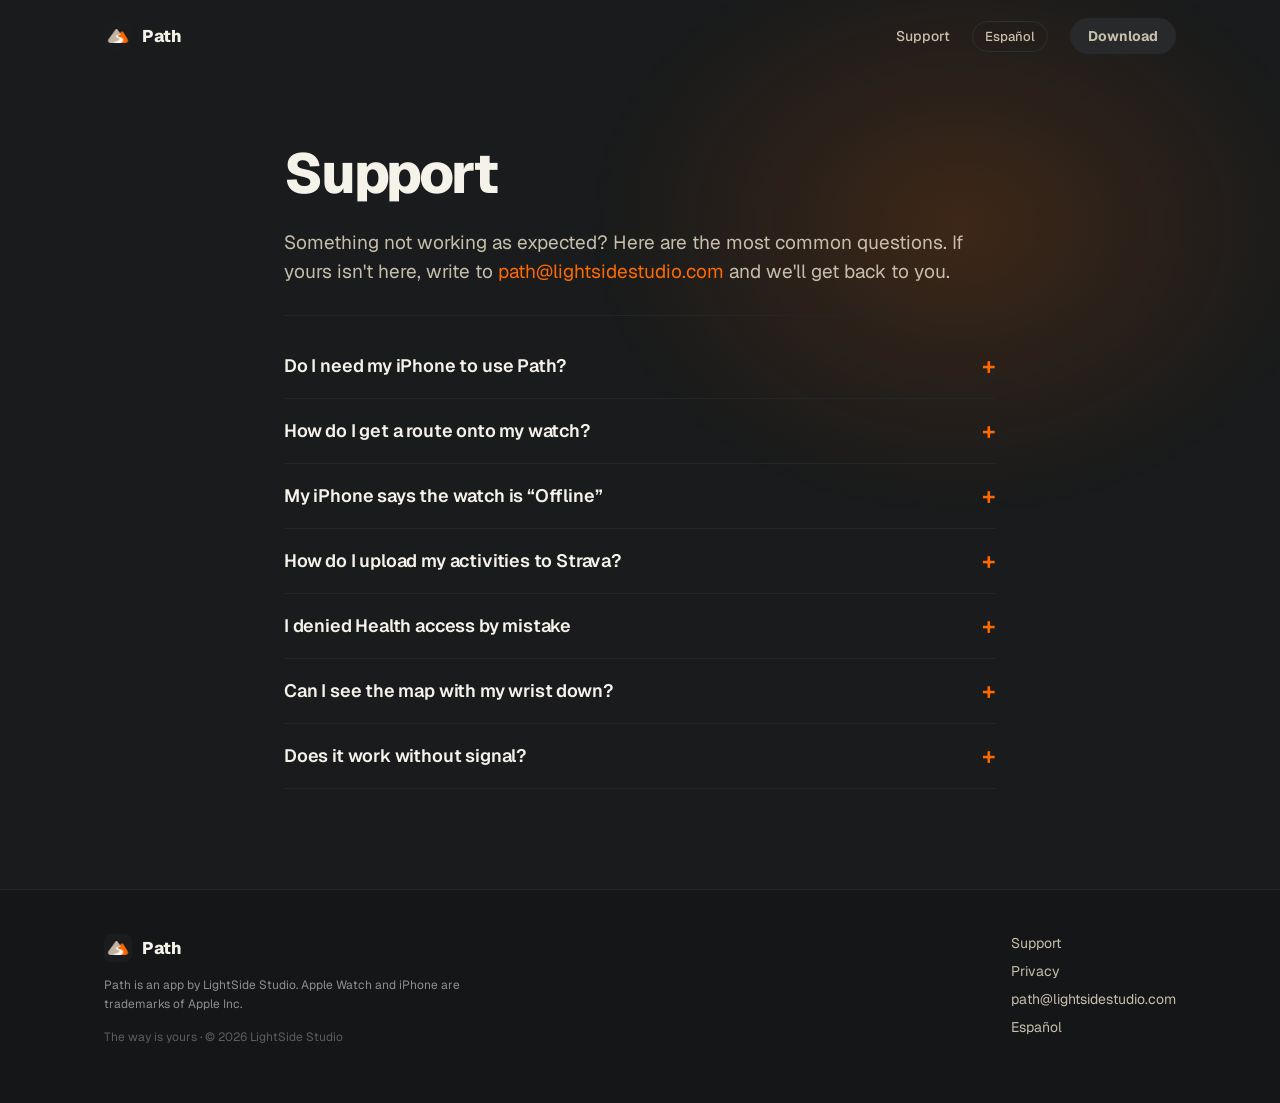
<file: en/support.html>
<!doctype html>
<html lang="en">
<head>
<meta charset="utf-8">
<meta name="viewport" content="width=device-width, initial-scale=1">
<title>Support · Path</title>
<meta name="description" content="Something not working as expected? Here are the most common questions. If yours isn&#x27;t here, write to &lt;a href=&quot;mailto:path@lightsidestudio.com&quot;&gt;path@li">
<link rel="canonical" href="https://lightsidestudio.github.io/path-web/en/support.html">
<link rel="alternate" hreflang="en" href="https://lightsidestudio.github.io/path-web/en/support.html">
<link rel="alternate" hreflang="es" href="https://lightsidestudio.github.io/path-web/">
<meta property="og:type" content="website">
<meta property="og:site_name" content="Path">
<meta property="og:title" content="Support · Path">
<meta property="og:description" content="Something not working as expected? Here are the most common questions. If yours isn&#x27;t here, write to &lt;a href=&quot;mailto:path@lightsidestudio.com&quot;&gt;path@li">
<meta property="og:url" content="https://lightsidestudio.github.io/path-web/en/support.html">
<meta property="og:image" content="https://lightsidestudio.github.io/path-web/assets/en/og.jpg">
<meta property="og:locale" content="en_US">
<meta name="twitter:card" content="summary_large_image">
<meta name="theme-color" content="#191B1C">
<link rel="icon" href="../assets/icon.png">
<link rel="apple-touch-icon" href="../assets/apple-touch-icon.png">
<link rel="preconnect" href="https://fonts.googleapis.com">
<link rel="preconnect" href="https://fonts.gstatic.com" crossorigin>
<link rel="stylesheet" href="https://fonts.googleapis.com/css2?family=Geist:wght@400;500;600;700;800;900&display=swap">
<link rel="stylesheet" href="../assets/site.css">
</head>
<body>
<div class="aura" aria-hidden="true"><span></span></div>
<header class="nav" id="nav"><div class="nav-inner"><div class="wrap">
  <a href="index.html" class="marca"><img src="../assets/icon.png" alt="" width="28" height="28"><span>Path</span></a>
  <nav><a href="support.html" class="oculta-movil">Support</a>
    <a href="../" class="idioma" lang="es">Español</a>
    <a class="btn btn--cta btn--peq js-appstore" href="#">Download</a></nav>
</div></div></header>

<main class="doc wrap">
  <header class="doc-cab"><h1 class="entra">Support</h1><p class="entradilla entra" data-d="1">Something not working as expected? Here are the most common questions. If yours isn't here, write to <a href="mailto:path@lightsidestudio.com">path@lightsidestudio.com</a> and we'll get back to you.</p></header>
  <details class="faq rv"><summary>Do I need my iPhone to use Path?</summary><p>No. Your Apple Watch records, navigates and saves to Health on its own. The iPhone is for importing routes, sending them to your watch and viewing each activity&#x27;s analysis.</p></details><details class="faq rv"><summary>How do I get a route onto my watch?</summary><p>Open the GPX file on your iPhone (from Files, Mail, AirDrop or WhatsApp) and choose Path, or tap + in Routes. Then tap “Send to watch”. If the watch isn&#x27;t nearby, the route is queued and sent automatically when it reconnects.</p></details><details class="faq rv"><summary>My iPhone says the watch is “Offline”</summary><p>Open Path on your watch, make sure Bluetooth is on on your iPhone and that the watch is paired in the Watch app. If it still doesn&#x27;t connect, restart the watch and then the iPhone.</p></details><details class="faq rv"><summary>How do I upload my activities to Strava?</summary><p>Connect Strava to Health once (in Strava: Settings → Applications, Services, and Devices → Health). Then, in Path, tap “Save to Health” on the activities you want and they&#x27;ll reach Strava on their own.</p></details><details class="faq rv"><summary>I denied Health access by mistake</summary><p>On your watch: Settings → Privacy &amp; Security → Health → Path, and turn everything on. On your iPhone: Settings → Privacy &amp; Security → Health → Path.</p></details><details class="faq rv"><summary>Can I see the map with my wrist down?</summary><p>Yes. During an activity, when you lower your wrist the screen stays as it was, dimmed: your track and position keep moving on black. To see the map too, turn on “Always On” in Path&#x27;s settings on your watch (it uses more battery). On your watch, Settings → Display &amp; Brightness → Always On must be on, including for Path.</p></details><details class="faq rv"><summary>Does it work without signal?</summary><p>Yes. Recording and GPS don&#x27;t need a connection. The topo map is downloaded when you load the route, so you can navigate without coverage; new areas off the route need a connection.</p></details>
</main>
<footer class="pie"><div class="wrap">
  <div class="col"><div class="marca"><img src="../assets/icon.png" alt="" width="28" height="28"><span>Path</span></div>
    <p>Path is an app by LightSide Studio. Apple Watch and iPhone are trademarks of Apple Inc.</p><p class="copy">The way is yours · © 2026 LightSide Studio</p></div>
  <nav><a href="support.html">Support</a><a href="privacy.html">Privacy</a>
    <a href="mailto:path@lightsidestudio.com">path@lightsidestudio.com</a><a href="../" lang="es">Español</a></nav>
</div></footer>
<script>window.PATH = { appstore: '', soon: 'Coming soon to the App Store' };</script>
<script src="../assets/site.js" defer></script>
</body></html>
</file>
<file: assets/site.css>
/* Path · web. Colores y tipografía del brand kit: Path Black, Ultra Orange,
   Path Ivory, Titanium y Steel; Geist. */
:root {
  --bg: #191B1C; --bg2: #141617; --surface: #1F2122; --surface2: #27292B;
  --line: #2C2F31; --line-soft: #232527;
  --fg: #F5F2EA; --fg2: #C7BEAB; --fg3: #8C8F92; --fg4: #5A5E61;
  --orange: #FF6A00; --orange-soft: rgba(255,106,0,0.13); --orange-line: rgba(255,106,0,0.32);
  --ancho: 1120px;
}
* { box-sizing: border-box; }
html { scroll-behavior: smooth; }
body {
  margin: 0; background: var(--bg); color: var(--fg);
  font-family: Geist, -apple-system, system-ui, sans-serif;
  -webkit-font-smoothing: antialiased; overflow-x: hidden;
}
a { color: var(--orange); text-decoration: none; }
a:hover { color: #FF8A33; }
h1, h2, h3 { margin: 0; }
img { max-width: 100%; display: block; }
:focus-visible { outline: 2px solid var(--orange); outline-offset: 3px; border-radius: 6px; }
::selection { background: rgba(255,106,0,0.3); }
.wrap { max-width: var(--ancho); margin: 0 auto; padding-left: 24px; padding-right: 24px; }
.num { font-variant-numeric: tabular-nums; }
.label, .kicker { font-size: 13px; font-weight: 600; letter-spacing: .28em; text-transform: uppercase; color: var(--orange); margin: 0 0 14px; }
.kicker { display: flex; align-items: center; gap: 14px; }
.kicker::before { content: ""; width: 36px; height: 2px; border-radius: 2px; background: var(--orange); }

/* Fondo que respira */
.aura { position: fixed; inset: 0; pointer-events: none; overflow: hidden; z-index: 0; }
.aura span {
  position: absolute; top: -20vh; right: -20vw; width: 90vw; height: 90vh;
  background: radial-gradient(45% 50% at 50% 50%, rgba(255,106,0,0.16), rgba(255,106,0,0.04) 50%, transparent 72%);
  animation: respira 12s ease-in-out infinite;
}
@keyframes respira { 0%,100% { opacity: .55; transform: scale(1); } 50% { opacity: 1; transform: scale(1.12); } }

/* Navegación */
header.nav { position: sticky; top: 0; z-index: 40; }
.nav-inner { padding: 18px 0; border-bottom: 1px solid transparent; transition: padding .28s, background .28s, border-color .28s; }
.nav.compacta .nav-inner { padding: 10px 0; background: rgba(25,27,28,0.74); -webkit-backdrop-filter: saturate(140%) blur(14px); backdrop-filter: saturate(140%) blur(14px); border-bottom-color: var(--line-soft); }
.nav .wrap { display: flex; align-items: center; justify-content: space-between; gap: 18px; }
.marca { display: flex; align-items: center; gap: 10px; color: var(--fg); }
.marca:hover { color: var(--fg); }
.marca img { border-radius: 7px; }
.marca span { font-weight: 800; font-size: 17px; letter-spacing: -0.3px; }
.nav nav { display: flex; align-items: center; gap: 22px; }
.nav nav a { font-size: 14px; font-weight: 500; color: var(--fg2); }
.nav nav a:hover { color: var(--fg); }
.nav nav a.idioma { font-size: 13px; padding: 6px 12px; border: 1px solid var(--line); border-radius: 999px; }
@media (max-width: 700px) { .nav nav a.oculta-movil { display: none; } .nav nav { gap: 12px; } }

/* Botones */
.btn { display: inline-flex; align-items: center; gap: 10px; border-radius: 999px; font-size: 16px; font-weight: 700; padding: 16px 28px; transition: transform .2s, box-shadow .2s, opacity .2s; }
.btn--cta { background: var(--orange); color: var(--bg); box-shadow: 0 10px 30px rgba(255,106,0,0.22); }
.btn--cta:hover { color: var(--bg); transform: translateY(-2px); box-shadow: 0 14px 36px rgba(255,106,0,0.32); }
.nav nav a.btn--peq { font-size: 14px; font-weight: 700; padding: 9px 18px; color: var(--bg); box-shadow: none; }
.btn[aria-disabled="true"] { background: var(--surface2); color: var(--fg2); box-shadow: none; cursor: default; }
.btn[aria-disabled="true"]:hover { transform: none; color: var(--fg2); }
.nav nav a.btn[aria-disabled="true"] { color: var(--fg2); }
.botonera { display: flex; flex-wrap: wrap; gap: 14px; }

/* Entradas */
.entra { animation: sube .8s cubic-bezier(.2,.7,.2,1) both; }
.entra[data-d="1"] { animation-delay: .08s; } .entra[data-d="2"] { animation-delay: .16s; }
.entra[data-d="3"] { animation-delay: .24s; } .entra[data-d="4"] { animation-delay: .32s; }
@keyframes sube { from { opacity: 0; transform: translateY(18px); } to { opacity: 1; transform: none; } }
.rv { opacity: 0; transform: translateY(22px); transition: opacity .8s cubic-bezier(.2,.7,.2,1), transform .8s cubic-bezier(.2,.7,.2,1); }
.rv.dentro { opacity: 1; transform: none; }
.rv[data-d="1"] { transition-delay: .07s; } .rv[data-d="2"] { transition-delay: .14s; } .rv[data-d="3"] { transition-delay: .21s; }

main { position: relative; z-index: 1; }
section { padding-top: 96px; }

/* Portada */
.hero { max-width: var(--ancho); margin: 0 auto; padding: 56px 24px 24px; display: grid; grid-template-columns: 1.05fr 1fr; gap: 40px; align-items: center; min-height: min(86vh, 820px); }
.hero h1 { font-size: clamp(46px, 7vw, 88px); font-weight: 800; line-height: .98; letter-spacing: -0.045em; margin-top: 4px; text-wrap: balance; }
.hero h1 em { font-style: normal; color: var(--orange); }
.hero .sub { margin: 26px 0 0; max-width: 34ch; font-size: 19px; line-height: 1.5; color: var(--fg2); }
.hero .botonera { margin-top: 34px; }
.hero .nota { margin: 16px 0 0; font-size: 13px; letter-spacing: .02em; color: var(--fg3); }
.hero-visual { position: relative; height: 620px; }
.hero-mapa { position: absolute; inset: -40px -80px -40px -40px; width: calc(100% + 120px); height: calc(100% + 80px); }
.curvas ellipse, .curvas path { fill: none; stroke: #C7BEAB; stroke-opacity: .09; stroke-width: 1.4; }
.hero-mapa .curvas { animation: deriva 26s ease-in-out infinite alternate; transform-origin: 300px 320px; }
@keyframes deriva { from { transform: rotate(0deg) scale(1); } to { transform: rotate(8deg) scale(1.06); } }
.ruta-borde { fill: none; stroke: #0E0F10; stroke-width: 16; stroke-linecap: round; opacity: .7; }
.ruta { fill: none; stroke: var(--orange); stroke-width: 8; stroke-linecap: round; }
.ruta.dibuja { stroke-dasharray: 1200; stroke-dashoffset: 1200; animation: dibuja 3.2s .4s cubic-bezier(.4,.1,.2,1) forwards; }
@keyframes dibuja { to { stroke-dashoffset: 0; } }
.reloj { position: absolute; filter: drop-shadow(0 40px 60px rgba(0,0,0,.55)); }
.hero-visual .reloj { width: 300px; left: 50%; top: 40px; margin-left: -150px; z-index: 2; }
.hero-visual .reloj-2 { width: 200px; left: 4%; top: 300px; margin-left: 0; z-index: 1; opacity: .95; }
.flota { animation: flota 7s ease-in-out infinite; }
.flota-2 { animation: flota 8s ease-in-out -3s infinite; }
@keyframes flota { 0%,100% { transform: translateY(0) rotate(-1.5deg); } 50% { transform: translateY(-16px) rotate(1deg); } }
@media (max-width: 880px) {
  .hero { grid-template-columns: 1fr; text-align: left; min-height: 0; padding-top: 36px; }
  .hero-visual { height: 520px; }
  .hero-visual .reloj { width: 250px; margin-left: -125px; }
  .hero-visual .reloj-2 { width: 150px; top: 290px; left: 0; }
  .hero-visual { overflow: hidden; margin: 0 -24px; padding: 0 24px; }
}

h2.grande { font-size: clamp(30px, 4.4vw, 46px); font-weight: 800; letter-spacing: -0.035em; line-height: 1.06; max-width: 22ch; }

/* Qué hace */
.cards { display: grid; gap: 18px; grid-template-columns: repeat(auto-fit, minmax(250px, 1fr)); margin-top: 38px; }
.card { background: var(--surface); border: 1px solid var(--line-soft); border-radius: 22px; padding: 24px; display: flex; flex-direction: column; gap: 14px; transition: border-color .3s, transform .3s; }
.card:hover { border-color: var(--orange-line); transform: translateY(-3px); }
.card h3 { display: flex; align-items: center; gap: 12px; font-size: 19px; font-weight: 700; letter-spacing: -0.02em; }
.card .n { width: 30px; height: 30px; border-radius: 9px; display: grid; place-items: center; font-size: 14px; font-weight: 800; background: var(--orange-soft); color: var(--orange); }
.card > p { margin: 0; font-size: 15px; line-height: 1.55; color: var(--fg2); }
.demo { margin-top: auto; background: var(--bg2); border: 1px solid var(--line); border-radius: 16px; min-height: 150px; position: relative; overflow: hidden; }

.demo-nav svg { width: 100%; height: 150px; display: block; }
.demo-nav .ruta-borde { stroke-width: 12; }
.demo-nav .ruta { stroke-width: 6; opacity: .9; }
.demo-nav .rastro { fill: none; stroke: #fff; stroke-width: 6; stroke-linecap: round; stroke-dasharray: 0 15; opacity: .9; }
.demo-nav .yo { fill: var(--orange); stroke: var(--fg); stroke-width: 5; }
.demo-nav .hud { position: absolute; left: 14px; bottom: 10px; display: flex; align-items: baseline; gap: 8px; }
.demo-nav .hud b { font-size: 28px; font-weight: 800; letter-spacing: -0.03em; }
.demo-nav .hud span { font-size: 12px; color: var(--fg2); }

.demo-cifras { display: grid; grid-template-columns: repeat(3, 1fr); align-items: center; padding: 22px 10px; text-align: center; }
.demo-cifras { gap: 8px; }
.demo-cifras b { display: block; font-size: clamp(20px, 2vw, 26px); font-weight: 800; letter-spacing: -0.03em; }
.demo-cifras b.naranja { color: var(--orange); }
.demo-cifras span { display: block; margin-top: 4px; font-size: 12px; color: var(--fg3); }

.demo-sync { display: grid; grid-template-columns: 64px 1fr 64px; align-items: center; gap: 6px; padding: 26px 10px; }
.aparato span { text-align: center; line-height: 1.2; }
.aparato { display: flex; flex-direction: column; align-items: center; gap: 8px; font-size: 12px; color: var(--fg2); }
.aparato svg { width: 40px; height: 40px; fill: none; stroke: var(--fg); stroke-width: 1.6; }
.carril { position: relative; height: 70px; margin: 0 4px; border-top: 1px dashed var(--line); border-bottom: 1px dashed var(--line); }
.carril i { position: absolute; left: 0; font-style: normal; font-size: 11px; font-weight: 700; white-space: nowrap; padding: 5px 10px; border-radius: 999px; }
.carril .ida { top: 7px; background: var(--orange); color: var(--bg); animation: ida 4s ease-in-out infinite; }
.carril .vuelta { bottom: 7px; background: var(--surface2); color: var(--fg); border: 1px solid var(--line); animation: vuelta 4s ease-in-out 2s infinite; }
@keyframes ida { 0% { left: 0; opacity: 0; transform: translateX(0); } 15% { opacity: 1; } 85% { opacity: 1; } 100% { left: 100%; transform: translateX(-100%); opacity: 0; } }
@keyframes vuelta { 0% { left: 100%; transform: translateX(-100%); opacity: 0; } 15% { opacity: 1; } 85% { opacity: 1; } 100% { left: 0; transform: translateX(0); opacity: 0; } }

.demo-analisis { padding: 16px; }
.demo-analisis svg { width: 100%; height: 80px; display: block; }
.demo-analisis .area { fill: rgba(255,106,0,0.16); opacity: 0; transition: opacity 1s .6s; }
.demo-analisis .linea { fill: none; stroke: var(--orange); stroke-width: 3; stroke-dasharray: 420; stroke-dashoffset: 420; transition: stroke-dashoffset 1.6s cubic-bezier(.4,.1,.2,1); }
.demo-analisis.dentro .area { opacity: 1; }
.demo-analisis.dentro .linea { stroke-dashoffset: 0; }
.parciales { display: grid; grid-template-columns: auto repeat(6, 1fr); gap: 6px; align-items: end; height: 34px; margin-top: 10px; }
.parciales span { font-size: 11px; color: var(--fg3); align-self: center; margin-right: 4px; }
.parciales i { display: block; height: calc(var(--w) * 0.34px); border-radius: 4px; background: rgba(255,106,0,0.4); transform: scaleY(0); transform-origin: bottom; transition: transform .7s cubic-bezier(.2,.7,.2,1); }
.parciales i:nth-of-type(5) { background: var(--orange); }
.demo-analisis.dentro .parciales i { transform: scaleY(1); }
.parciales i:nth-of-type(2) { transition-delay: .08s; } .parciales i:nth-of-type(3) { transition-delay: .16s; }
.parciales i:nth-of-type(4) { transition-delay: .24s; } .parciales i:nth-of-type(5) { transition-delay: .32s; } .parciales i:nth-of-type(6) { transition-delay: .4s; }

/* El reloj funciona solo */
.solo { display: grid; grid-template-columns: 340px 1fr; gap: 48px; align-items: center; }
.solo img { width: 100%; filter: drop-shadow(0 40px 60px rgba(0,0,0,.5)); animation: flota 8s ease-in-out infinite; }
.solo p { margin: 20px 0 0; font-size: 19px; line-height: 1.55; color: var(--fg2); max-width: 44ch; }
@media (max-width: 760px) { .solo { grid-template-columns: 1fr; } .solo img { max-width: 260px; } }

/* Capturas */
.capturas { overflow: hidden; }
.tira { display: flex; gap: 22px; overflow-x: auto; scroll-snap-type: x mandatory; padding: 40px max(24px, calc((100vw - var(--ancho)) / 2 + 24px)) 60px; perspective: 1400px; scrollbar-width: none; }
.tira::-webkit-scrollbar { display: none; }
.tira figure { flex: 0 0 auto; width: min(250px, 66vw); margin: 0; scroll-snap-align: center; }
.tira img { width: 100%; height: auto; border-radius: 22px; border: 1px solid var(--line); }
@supports (animation-timeline: view(x)) {
  .tira figure { animation: tira linear both; animation-timeline: view(x); animation-range: entry 0% exit 100%; }
  .tira figure:nth-child(even) { animation-name: tiraAlt; }
  @keyframes tira { from { transform: translateY(24px) rotateY(5deg); } to { transform: translateY(-24px) rotateY(-5deg); } }
  @keyframes tiraAlt { from { transform: translateY(-20px) rotateY(-5deg); } to { transform: translateY(20px) rotateY(5deg); } }
}

/* Gratis */
.gratis { border: 1px solid var(--line-soft); background: var(--bg2); border-radius: 24px; padding: 48px 36px; display: grid; gap: 30px; grid-template-columns: repeat(auto-fit, minmax(260px, 1fr)); align-items: center; position: relative; overflow: hidden; }
.gratis .brillo { position: absolute; inset: 0; pointer-events: none; background: linear-gradient(100deg, transparent 35%, rgba(255,106,0,0.08) 50%, transparent 65%); animation: barrido 7s linear infinite; }
@keyframes barrido { from { transform: translateX(-40%); } to { transform: translateX(140%); } }
.gratis h2 { font-size: clamp(28px, 3.6vw, 40px); font-weight: 800; letter-spacing: -0.035em; line-height: 1.1; }
.gratis ul { margin: 0; padding: 0; list-style: none; display: flex; flex-direction: column; gap: 14px; }
.gratis li { display: flex; align-items: center; gap: 12px; font-size: 17px; color: var(--fg2); }
.gratis li i { width: 8px; height: 8px; border-radius: 999px; background: var(--orange); flex: 0 0 auto; }

/* Cierre */
.cierre { padding: 120px 24px 130px; text-align: center; display: flex; flex-direction: column; align-items: center; }
.cierre h2 { font-size: clamp(40px, 7vw, 76px); font-weight: 800; letter-spacing: -0.045em; line-height: 1; }
.cierre h2 em { font-style: normal; color: var(--orange); }
.cierre p { margin: 20px 0 0; font-size: 19px; color: var(--fg2); }
.cierre .botonera { margin-top: 32px; justify-content: center; }

/* Pie */
footer.pie { position: relative; z-index: 1; border-top: 1px solid var(--line-soft); background: var(--bg2); }
footer.pie .wrap { padding: 44px 24px 56px; display: flex; flex-wrap: wrap; gap: 28px; justify-content: space-between; align-items: flex-start; }
footer.pie .col { display: flex; flex-direction: column; gap: 14px; }
footer.pie p { margin: 0; font-size: 12px; line-height: 1.6; color: var(--fg3); max-width: 48ch; }
footer.pie p.copy { color: var(--fg4); }
footer.pie nav { display: flex; flex-direction: column; gap: 10px; }
footer.pie nav a { font-size: 14px; color: var(--fg2); }
footer.pie nav a:hover { color: var(--orange); }

/* Privacidad y soporte */
.doc { max-width: 760px; padding-top: 40px; padding-bottom: 100px; }
.doc-cab { padding: 24px 0 28px; border-bottom: 1px solid var(--line-soft); margin-bottom: 18px; }
.doc h1 { font-size: clamp(36px, 6vw, 56px); font-weight: 800; letter-spacing: -0.04em; }
.doc .meta { margin: 10px 0 0; font-size: 13px; color: var(--fg3); }
.doc .entradilla { margin: 18px 0 0; font-size: 19px; line-height: 1.55; color: var(--fg2); }
.doc h2 { font-size: 20px; font-weight: 700; letter-spacing: -0.02em; margin: 38px 0 10px; }
.doc p { margin: 0 0 12px; font-size: 16px; line-height: 1.65; color: var(--fg2); }
.doc strong { color: var(--fg); }
.faq { border-bottom: 1px solid var(--line-soft); padding: 20px 0; }
.faq summary { cursor: pointer; list-style: none; display: flex; justify-content: space-between; gap: 16px; font-size: 18px; font-weight: 600; letter-spacing: -0.01em; }
.faq summary::-webkit-details-marker { display: none; }
.faq summary::after { content: "+"; color: var(--orange); font-size: 24px; line-height: 1; transition: transform .25s; }
.faq[open] summary::after { transform: rotate(45deg); }
.faq p { margin: 14px 0 0; }

@media (prefers-reduced-motion: reduce) {
  *, *::before, *::after { animation: none !important; transition: none !important; }
  html { scroll-behavior: auto; }
  .rv { opacity: 1; transform: none; }
  .ruta.dibuja { stroke-dashoffset: 0; }
  .demo-analisis .linea { stroke-dashoffset: 0; } .demo-analisis .area { opacity: 1; } .parciales i { transform: none; }
}
</file>
